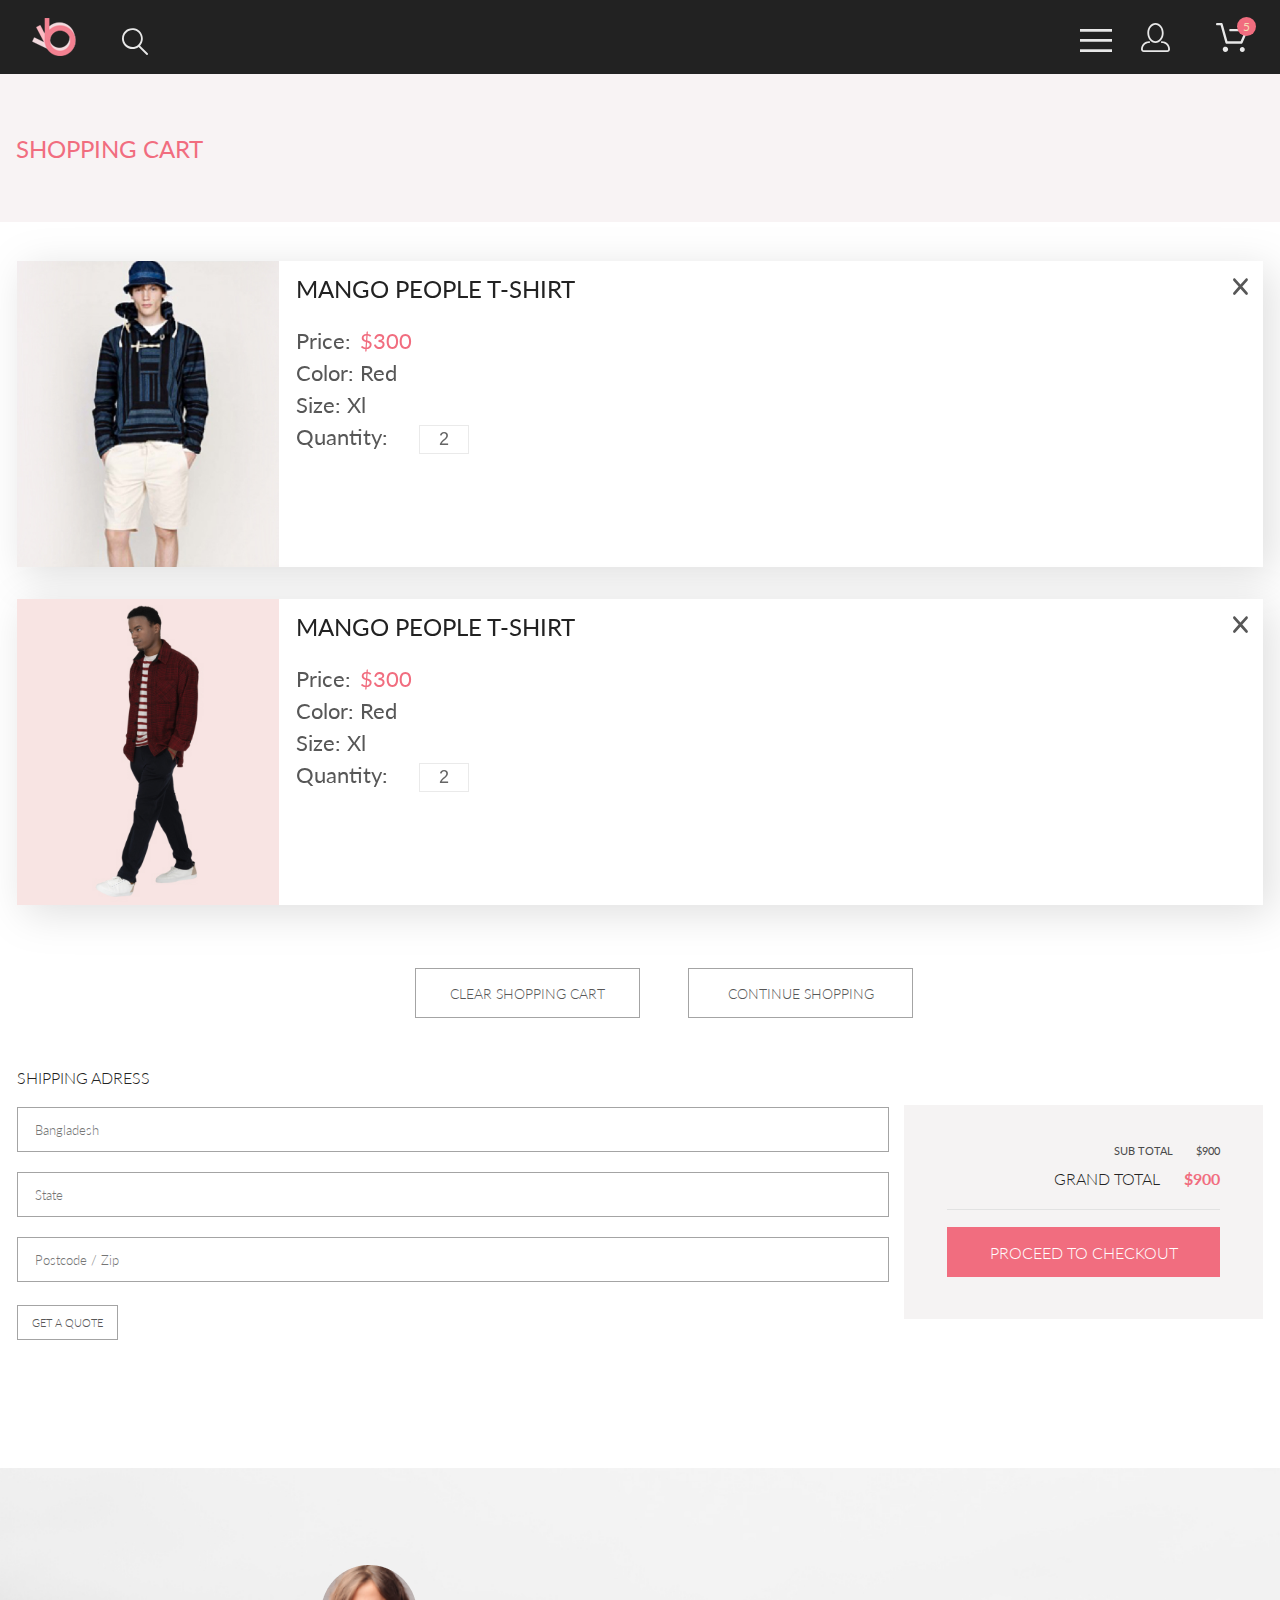
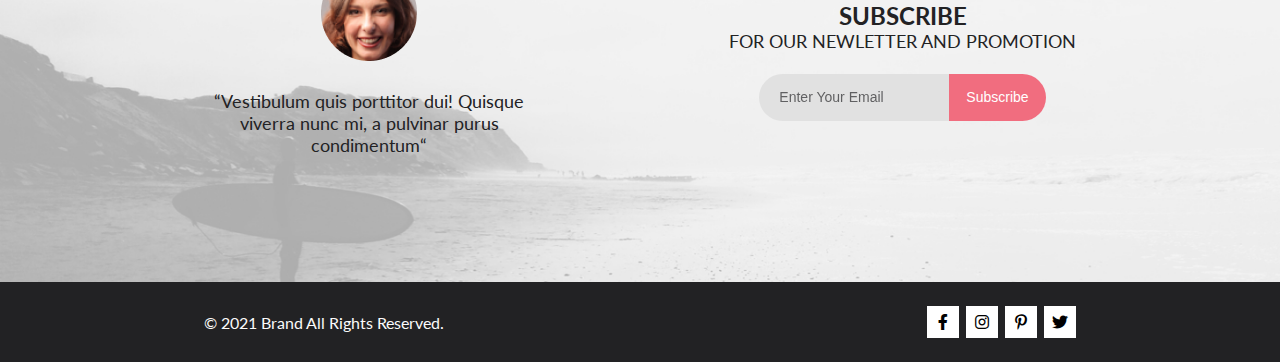
<file: cart.html>
<!DOCTYPE html>
<html lang="en">

<head>
    <meta charset="UTF-8">
    <meta http-equiv="X-UA-Compatible" content="IE=edge">
    <meta name="viewport" content="width=device-width, initial-scale=1.0">
    <title>Cart</title>
    <link rel="stylesheet" href="https://cdnjs.cloudflare.com/ajax/libs/font-awesome/6.0.0/css/all.min.css"
        integrity="sha512-9usAa10IRO0HhonpyAIVpjrylPvoDwiPUiKdWk5t3PyolY1cOd4DSE0Ga+ri4AuTroPR5aQvXU9xC6qOPnzFeg=="
        crossorigin="anonymous" referrerpolicy="no-referrer" />
    <link rel="stylesheet" href="styles/style.css">
</head>

<body>
    <div class="header">
        <div class="container">
            <div class="leftHeader">
                <img src="images/logo.png" alt="">
                <img class="searchIcon" src="images/search.svg" alt="">
            </div>
            <div class="rightHeader">
                <img src="images/menu.svg" alt="">
                <img class="userIcon" src="images/user.svg" alt="">
                <span class="cartIconWrap">
                    <img class="cartIcon" src="images/cart.svg" alt="">
                    <span>5</span>
                </span>
            </div>
        </div>
    </div>
    <div class="shopping">
        <div class="container">
            <h1>SHOPPING CART</h1>
        </div>
    </div>
    <div class="container cart">
        <div class="cartLeft">
            <div class="cartWrap">
                <div class="cartWrapInside">
                    <img class="cartImg" src="images/featured/3.jpg" alt="">
                    <div class="cartProduct">
                        <div class="cartProductName">MANGO PEOPLE T-SHIRT</div>
                        <div class="cartProductPrice">
                            Price: <span>$300</span>
                        </div>
                        <div class="cartProductColor">Color: Red</div>
                        <div class="cartProductSize">Size: Xl</div>
                        <div class="cartProductQuantity">
                            Quantity:
                            <input type="text" value="2">
                        </div>
                    </div>
                </div>
            </div>
            <div class="cartWrap">
                <div class="cartWrapInside">
                    <img class="cartImg" src="images/featured/7.jpg" alt="">
                    <div class="cartProduct">
                        <div class="cartProductName">MANGO PEOPLE T-SHIRT</div>
                        <div class="cartProductPrice">
                            Price: <span>$300</span>
                        </div>
                        <div class="cartProductColor">Color: Red</div>
                        <div class="cartProductSize">Size: Xl</div>
                        <div class="cartProductQuantity">
                            Quantity:
                            <input type="text" value="2">
                        </div>
                    </div>
                </div>
            </div>
            <div class="cartLeftButton">
                <button>CLEAR SHOPPING CART</button>
                <button>CONTINUE SHOPPING</button>
            </div>
        </div>
        <div class="cartRight">
            <form action="" class="cartRightForm">
                <div class="cartRightHeader">SHIPPING ADRESS</div>
                <input type="text" placeholder="Bangladesh">
                <input type="text" placeholder="State">
                <input type="text" placeholder="Postcode / Zip">
                <button>GET A QUOTE</button>
            </form>
            <div class="cartOrder">
                <div class="cartSubTotal">SUB TOTAL <span>$900</span></div>
                <div class="cartGrandTotal">GRAND TOTAL <span>$900</span></div>
                <hr>
                <button>PROCEED TO CHECKOUT</button>
            </div>
        </div>
    </div>
    <div class="subscribe cartSubscribe">
        <div class="container">
            <div class="subscribeLeft">
                <img src="images/subscribe.png" alt="">
                <div class="subscribeLeftText">“Vestibulum quis porttitor dui! Quisque viverra nunc mi, a pulvinar purus
                    condimentum“
                </div>
            </div>
            <div class="subscribeRight">
                <div class="subscribeRightTitle">SUBSCRIBE </div>
                <div class="subscribeRightText">FOR OUR NEWLETTER AND PROMOTION</div>
                <form action="" class="subscribeForm">
                    <input type="text" placeholder="Enter Your Email">
                    <button>Subscribe</button>
                </form>
            </div>
        </div>
    </div>
    <div class="footer">
        <div class="container">
            <div class="footerLeft">&copy; 2021 Brand All Rights Reserved.</div>
            <div class="footerRight">
                <a href=""><i class="fa-brands fa-facebook-f"></i></a>
                <a href=""><i class="fa-brands fa-instagram"></i></a>
                <a href=""><i class="fa-brands fa-pinterest-p"></i></a>
                <a href=""><i class="fa-brands fa-twitter"></i></a>
            </div>
        </div>
    </div>
</body>

</html>
</file>
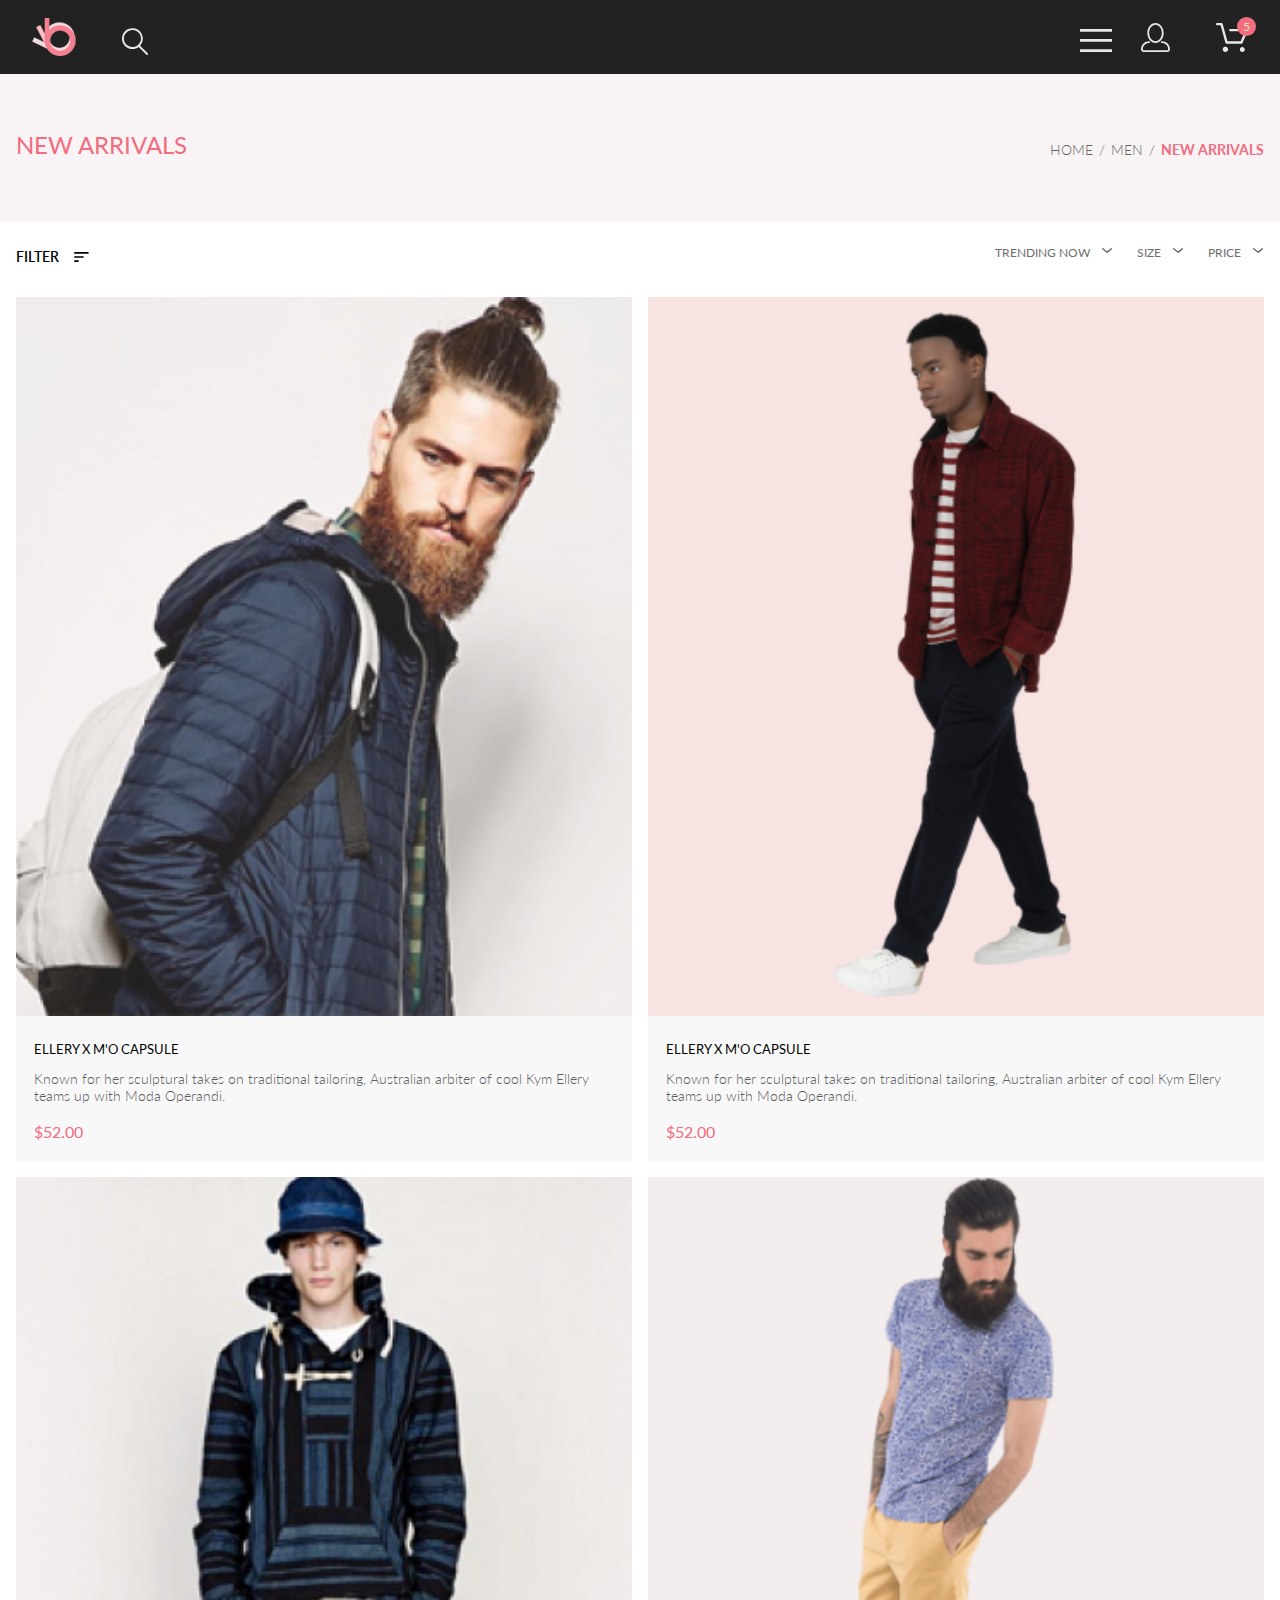
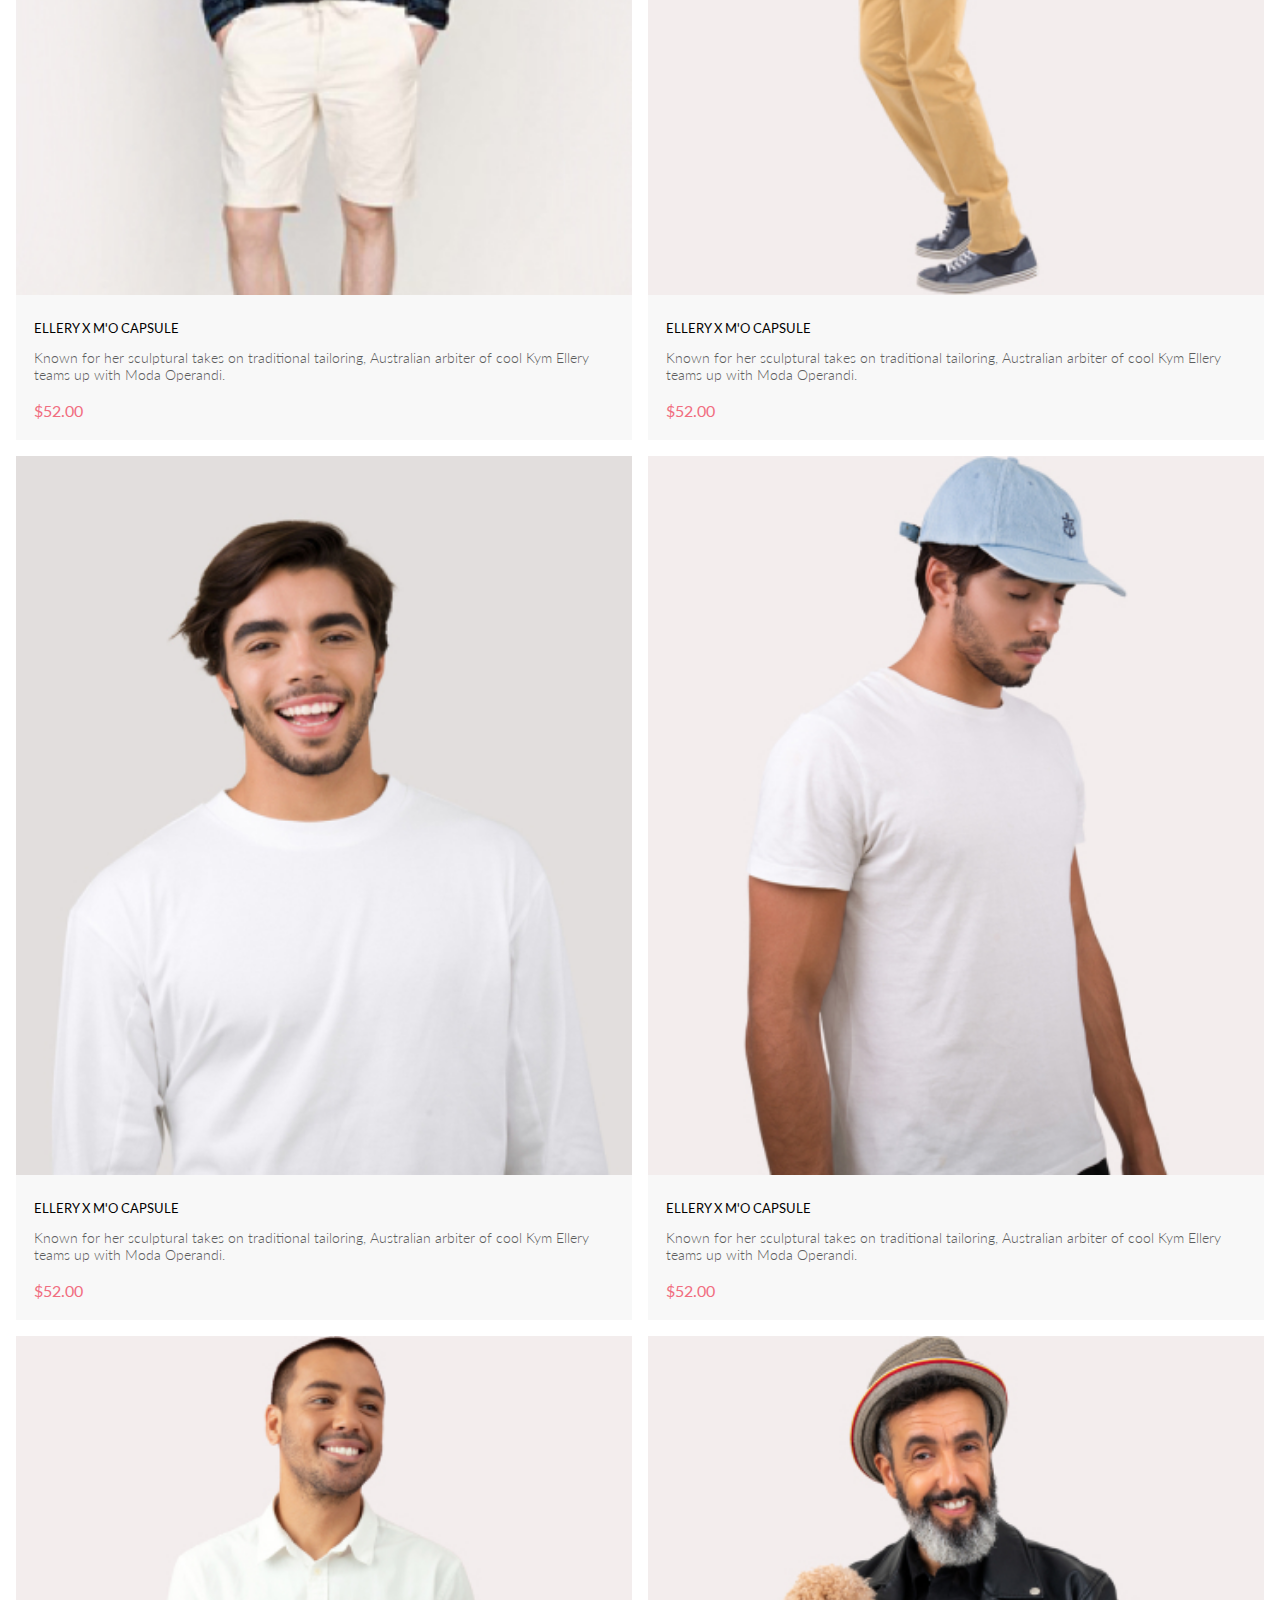
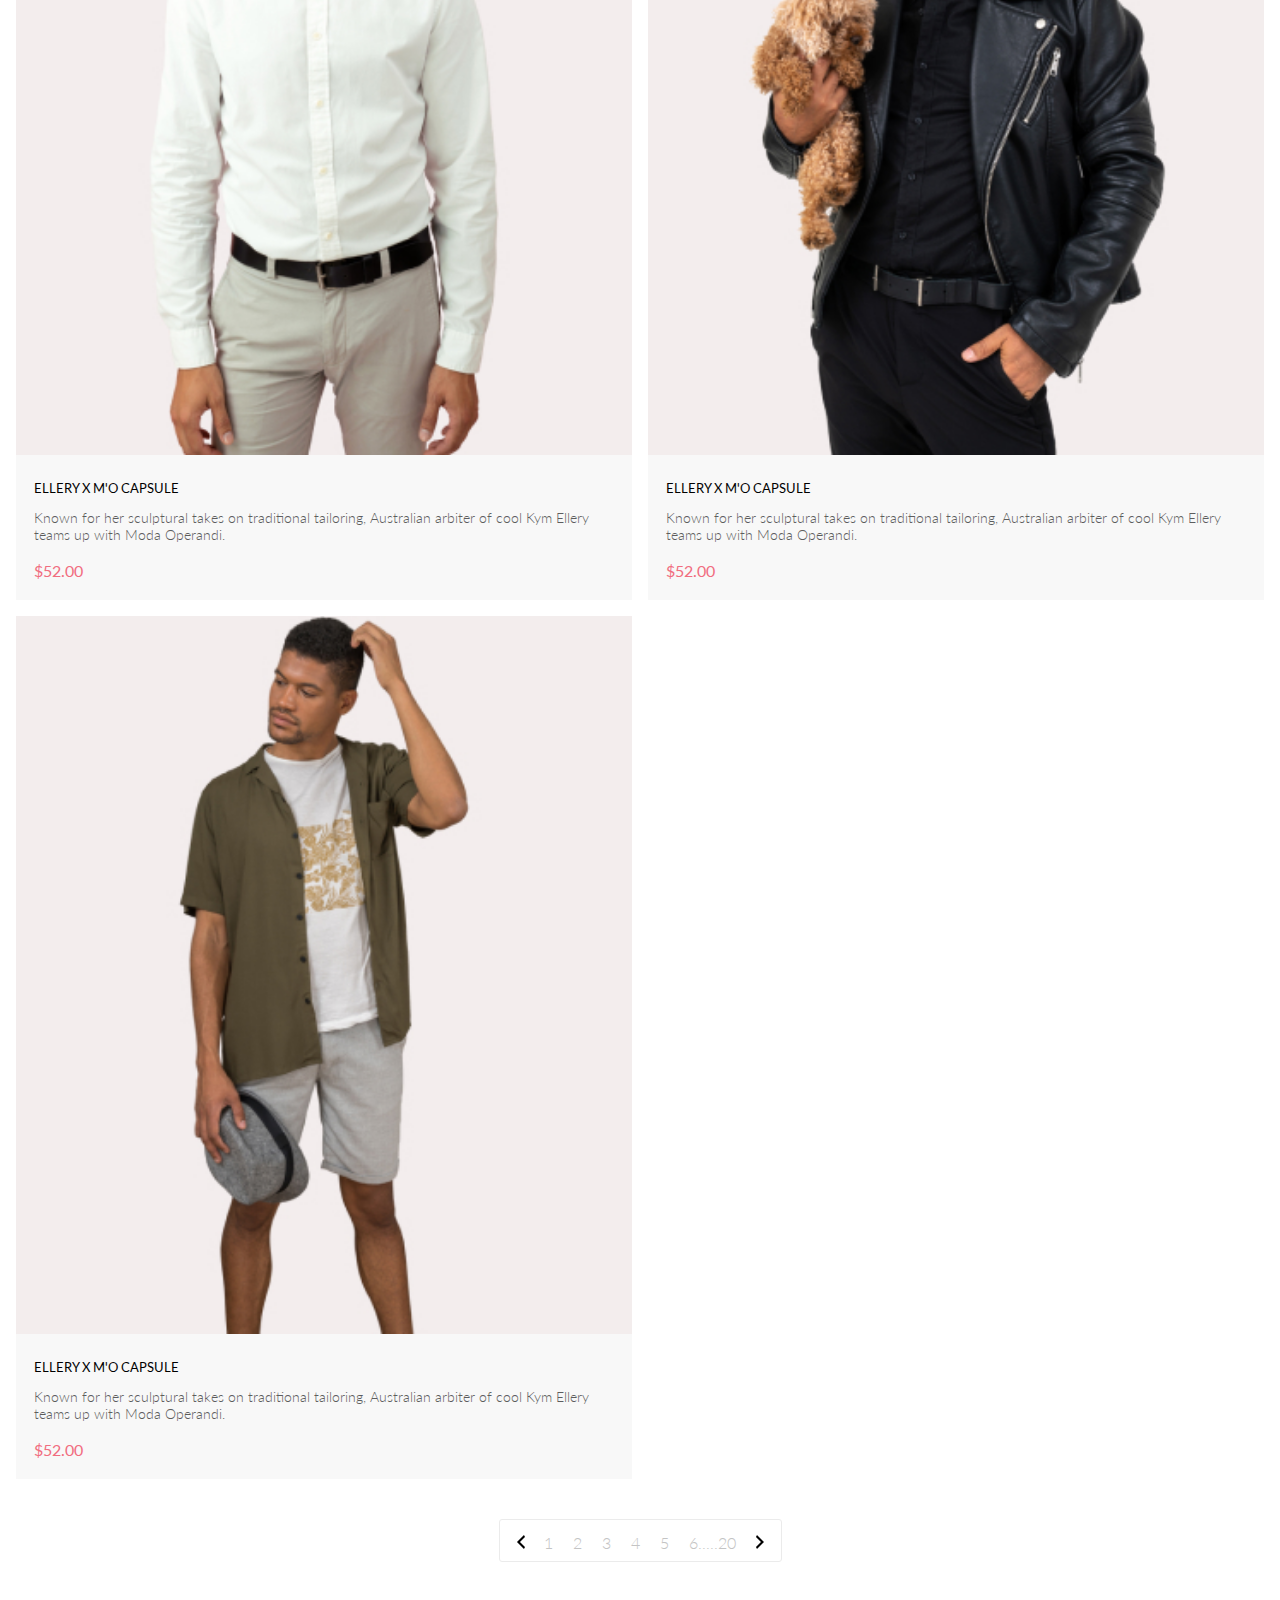
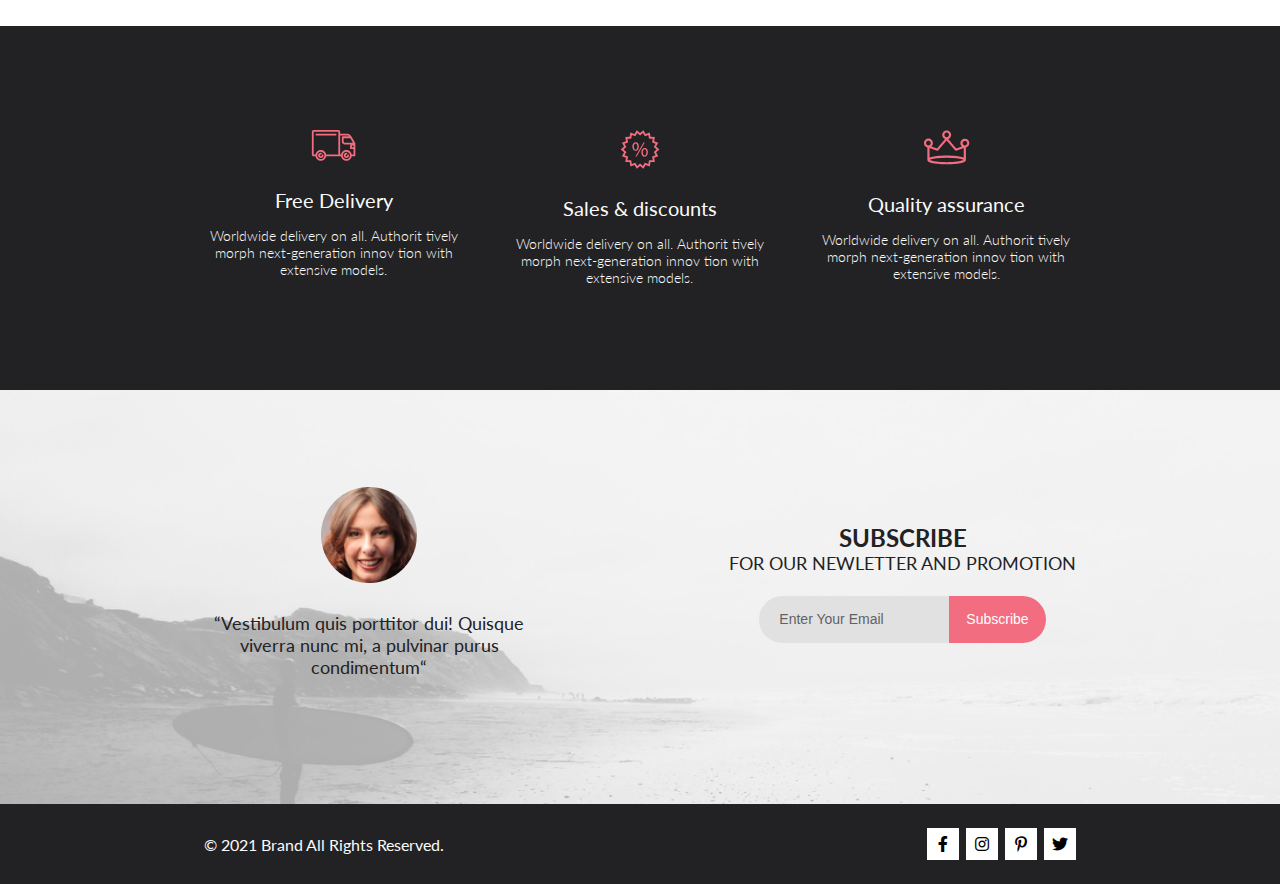
<file: catalog.html>
<!DOCTYPE html>
<html lang="en">

<head>
    <meta charset="UTF-8">
    <meta http-equiv="X-UA-Compatible" content="IE=edge">
    <meta name="viewport" content="width=device-width, initial-scale=1.0">
    <link rel="stylesheet" href="style.css">
    <link rel="stylesheet" href="https://cdnjs.cloudflare.com/ajax/libs/font-awesome/6.0.0/css/all.min.css"
        integrity="sha512-9usAa10IRO0HhonpyAIVpjrylPvoDwiPUiKdWk5t3PyolY1cOd4DSE0Ga+ri4AuTroPR5aQvXU9xC6qOPnzFeg=="
        crossorigin="anonymous" referrerpolicy="no-referrer" />
    <title>Catalog</title>
</head>

<body>
    <div class="header">
        <div class="container">
            <div class="leftHeader">
                <img src="images/logo.png" alt="">
                <img class="searchIcon" src="images/search.svg" alt="">
            </div>
            <div class="rightHeader">
                <img src="images/menu.svg" alt="">
                <img class="userIcon" src="images/user.svg" alt="">
                <span class="cartIconWrap">
                    <img class="cartIcon" src="images/cart.svg" alt="">
                    <span>5</span>
                </span>
            </div>
        </div>
    </div>
    <div class="newArrivals">
        <div class="container">
            <h1>NEW ARRIVALS</h1>
            <nav>
                <a href="#">HOME</a>
                <span>/</span>
                <a href="#">MEN</a>
                <span>/</span>
                <a href="#">NEW ARRIVALS</a>
            </nav>
        </div>
    </div>
    <div class="filters">
        <div class="container">
            <div class="filterLeft">
                <span class="filterLabel">FILTER</span>
                <img class="filterIcon" src="images/filter.svg" alt="">
                <div class="filterPopup hidden">
                    <nav class="filterCategory">
                        <div class="filterCategoryHeader">CATEGORY</div>
                        <div class="hidden">
                            <a href="#">Accessories</a>
                            <a href="#">Bags</a>
                            <a href="#">Denim</a>
                            <a href="#">Hoodies & Sweatshirts</a>
                            <a href="#">Jackets & Coats</a>
                            <a href="#">Polos</a>
                            <a href="#">Shirts</a>
                            <a href="#">Shoes</a>
                            <a href="#">Sweaters & Knits</a>
                            <a href="#">T-Shirts</a>
                            <a href="#">Tanks</a>
                        </div>
                    </nav>
                    <nav class="filterCategory">
                        <div class="filterCategoryHeader">BRAND</div>
                        <div class="hidden">
                            <a href="#">Accessories</a>
                            <a href="#">Bags</a>
                            <a href="#">Denim</a>
                            <a href="#">Hoodies & Sweatshirts</a>
                            <a href="#">Jackets & Coats</a>
                            <a href="#">Polos</a>
                            <a href="#">Shirts</a>
                            <a href="#">Shoes</a>
                            <a href="#">Sweaters & Knits</a>
                            <a href="#">T-Shirts</a>
                            <a href="#">Tanks</a>
                        </div>
                    </nav>
                    <nav class="filterCategory">
                        <div class="filterCategoryHeader">DESIGNER</div>
                        <div class="hidden">
                            <a href="#">Accessories</a>
                            <a href="#">Bags</a>
                            <a href="#">Denim</a>
                            <a href="#">Hoodies & Sweatshirts</a>
                            <a href="#">Jackets & Coats</a>
                            <a href="#">Polos</a>
                            <a href="#">Shirts</a>
                            <a href="#">Shoes</a>
                            <a href="#">Sweaters & Knits</a>
                            <a href="#">T-Shirts</a>
                            <a href="#">Tanks</a>
                        </div>
                    </nav>
                </div>
            </div>
            <div class="filterRight">
                <div class="filterRightTrending">
                    TRENDING NOW
                    <img src="images/filterArrow.svg" alt="">
                </div>
                <div class="filterRightSize">
                    <div class="filterSizeWrap">
                        SIZE
                        <img src="images/filterArrow.svg" alt="">
                    </div>
                    <div class="filterSizes hidden">
                        <div><input type="checkbox">XS</div>
                        <div><input type="checkbox">S</div>
                        <div><input type="checkbox">M</div>
                        <div><input type="checkbox">L</div>
                    </div>
                </div>
                <div class="filterRightPrice">
                    PRICE
                    <img src="images/filterArrow.svg" alt="">
                </div>
            </div>
        </div>
    </div>
    <div class="catalogMan container ">
        <div class="catalogManItems">
            <div class="catalogManItem">
                <img src="images/featured/1.jpg" alt="">
                <div class="catalogManWrap">
                    <div class="catalogManTitle">ELLERY X M'O CAPSULE</div>
                    <div class="catalogManText">Known for her sculptural takes on traditional tailoring, Australian
                        arbiter of cool Kym Ellery teams up with Moda Operandi.</div>
                    <div class="catalogManPrice">$52.00</div>
                </div>
            </div>
            <div class="catalogManItem">
                <img src="images/featured/7.jpg" alt="">
                <div class="catalogManWrap">
                    <div class="catalogManTitle">ELLERY X M'O CAPSULE</div>
                    <div class="catalogManText">Known for her sculptural takes on traditional tailoring, Australian
                        arbiter of cool Kym Ellery teams up with Moda Operandi.</div>
                    <div class="catalogManPrice">$52.00</div>
                </div>
            </div>
            <div class="catalogManItem">
                <img src="images/featured/3.jpg" alt="">
                <div class="catalogManWrap">
                    <div class="catalogManTitle">ELLERY X M'O CAPSULE</div>
                    <div class="catalogManText">Known for her sculptural takes on traditional tailoring, Australian
                        arbiter of cool Kym Ellery teams up with Moda Operandi.</div>
                    <div class="catalogManPrice">$52.00</div>
                </div>
            </div>
            <div class="catalogManItem">
                <img src="images/featured/4.jpg" alt="">
                <div class="catalogManWrap">
                    <div class="catalogManTitle">ELLERY X M'O CAPSULE</div>
                    <div class="catalogManText">Known for her sculptural takes on traditional tailoring, Australian
                        arbiter of cool Kym Ellery teams up with Moda Operandi.</div>
                    <div class="catalogManPrice">$52.00</div>
                </div>
            </div>
            <div class="catalogManItem">
                <img src="images/featured/8.jpg" alt="">
                <div class="catalogManWrap">
                    <div class="catalogManTitle">ELLERY X M'O CAPSULE</div>
                    <div class="catalogManText">Known for her sculptural takes on traditional tailoring, Australian
                        arbiter of cool Kym Ellery teams up with Moda Operandi.</div>
                    <div class="catalogManPrice">$52.00</div>
                </div>
            </div>
            <div class="catalogManItem">
                <img src="images/featured/9.jpg" alt="">
                <div class="catalogManWrap">
                    <div class="catalogManTitle">ELLERY X M'O CAPSULE</div>
                    <div class="catalogManText">Known for her sculptural takes on traditional tailoring, Australian
                        arbiter of cool Kym Ellery teams up with Moda Operandi.</div>
                    <div class="catalogManPrice">$52.00</div>
                </div>
            </div>
            <div class="catalogManItem">
                <img src="images/featured/10.jpg" alt="">
                <div class="catalogManWrap">
                    <div class="catalogManTitle">ELLERY X M'O CAPSULE</div>
                    <div class="catalogManText">Known for her sculptural takes on traditional tailoring, Australian
                        arbiter of cool Kym Ellery teams up with Moda Operandi.</div>
                    <div class="catalogManPrice">$52.00</div>
                </div>
            </div>
            <div class="catalogManItem">
                <img src="images/featured/11.jpg" alt="">
                <div class="catalogManWrap">
                    <div class="catalogManTitle">ELLERY X M'O CAPSULE</div>
                    <div class="catalogManText">Known for her sculptural takes on traditional tailoring, Australian
                        arbiter of cool Kym Ellery teams up with Moda Operandi.</div>
                    <div class="catalogManPrice">$52.00</div>
                </div>
            </div>
            <div class="catalogManItem">
                <img src="images/featured/12.jpg" alt="">
                <div class="catalogManWrap">
                    <div class="catalogManTitle">ELLERY X M'O CAPSULE</div>
                    <div class="catalogManText">Known for her sculptural takes on traditional tailoring, Australian
                        arbiter of cool Kym Ellery teams up with Moda Operandi.</div>
                    <div class="catalogManPrice">$52.00</div>
                </div>
            </div>
        </div>
        <div class="pagination">
            <a href="#">
                <img src="images/chevronLeft.svg" alt="">
            </a>
            <a href="#">1</a>
            <a href="#">2</a>
            <a href="#">3</a>
            <a href="#">4</a>
            <a href="#">5</a>
            <a href="#">6.....20</a>
            <a href="#">
                <img src="images/chevronRight.svg" alt="">
            </a>
        </div>
    </div>
    <div class="services">
        <div class="container">
            <div class="servicesProposal">
                <img src="images/delivery.svg" alt="">
                <div class="servicesName">Free Delivery</div>
                <div class="servicesText">Worldwide delivery on all. Authorit tively morph next-generation innov tion
                    with
                    extensive models.</div>
            </div>
            <div class="servicesProposal">
                <img src="images/discount.svg" alt="">
                <div class="servicesName">Sales & discounts</div>
                <div class="servicesText">Worldwide delivery on all. Authorit tively morph next-generation innov tion
                    with
                    extensive models.</div>
            </div>
            <div class="servicesProposal">
                <img src="images/quality.svg" alt="">
                <div class="servicesName">Quality assurance</div>
                <div class="servicesText">Worldwide delivery on all. Authorit tively morph next-generation innov tion
                    with
                    extensive models.</div>
            </div>
        </div>

    </div>
    <div class="subscribe">
        <div class="container">
            <div class="subscribeLeft">
                <img src="images/subscribe.png" alt="">
                <div class="subscribeLeftText">“Vestibulum quis porttitor dui! Quisque viverra nunc mi, a pulvinar purus
                    condimentum“
                </div>
            </div>
            <div class="subscribeRight">
                <div class="subscribeRightTitle">SUBSCRIBE </div>
                <div class="subscribeRightText">FOR OUR NEWLETTER AND PROMOTION</div>
                <form action="" class="subscribeForm">
                    <input type="text" placeholder="Enter Your Email">
                    <button>Subscribe</button>
                </form>
            </div>
        </div>
    </div>
    <div class="footer">
        <div class="container">
            <div class="footerLeft">&copy; 2021 Brand All Rights Reserved.</div>
            <div class="footerRight">
                <a href=""><i class="fa-brands fa-facebook-f"></i></a>
                <a href=""><i class="fa-brands fa-instagram"></i></a>
                <a href=""><i class="fa-brands fa-pinterest-p"></i></a>
                <a href=""><i class="fa-brands fa-twitter"></i></a>
            </div>
        </div>
    </div>
    <script src="app.js"></script>
</body>

</html>
</file>
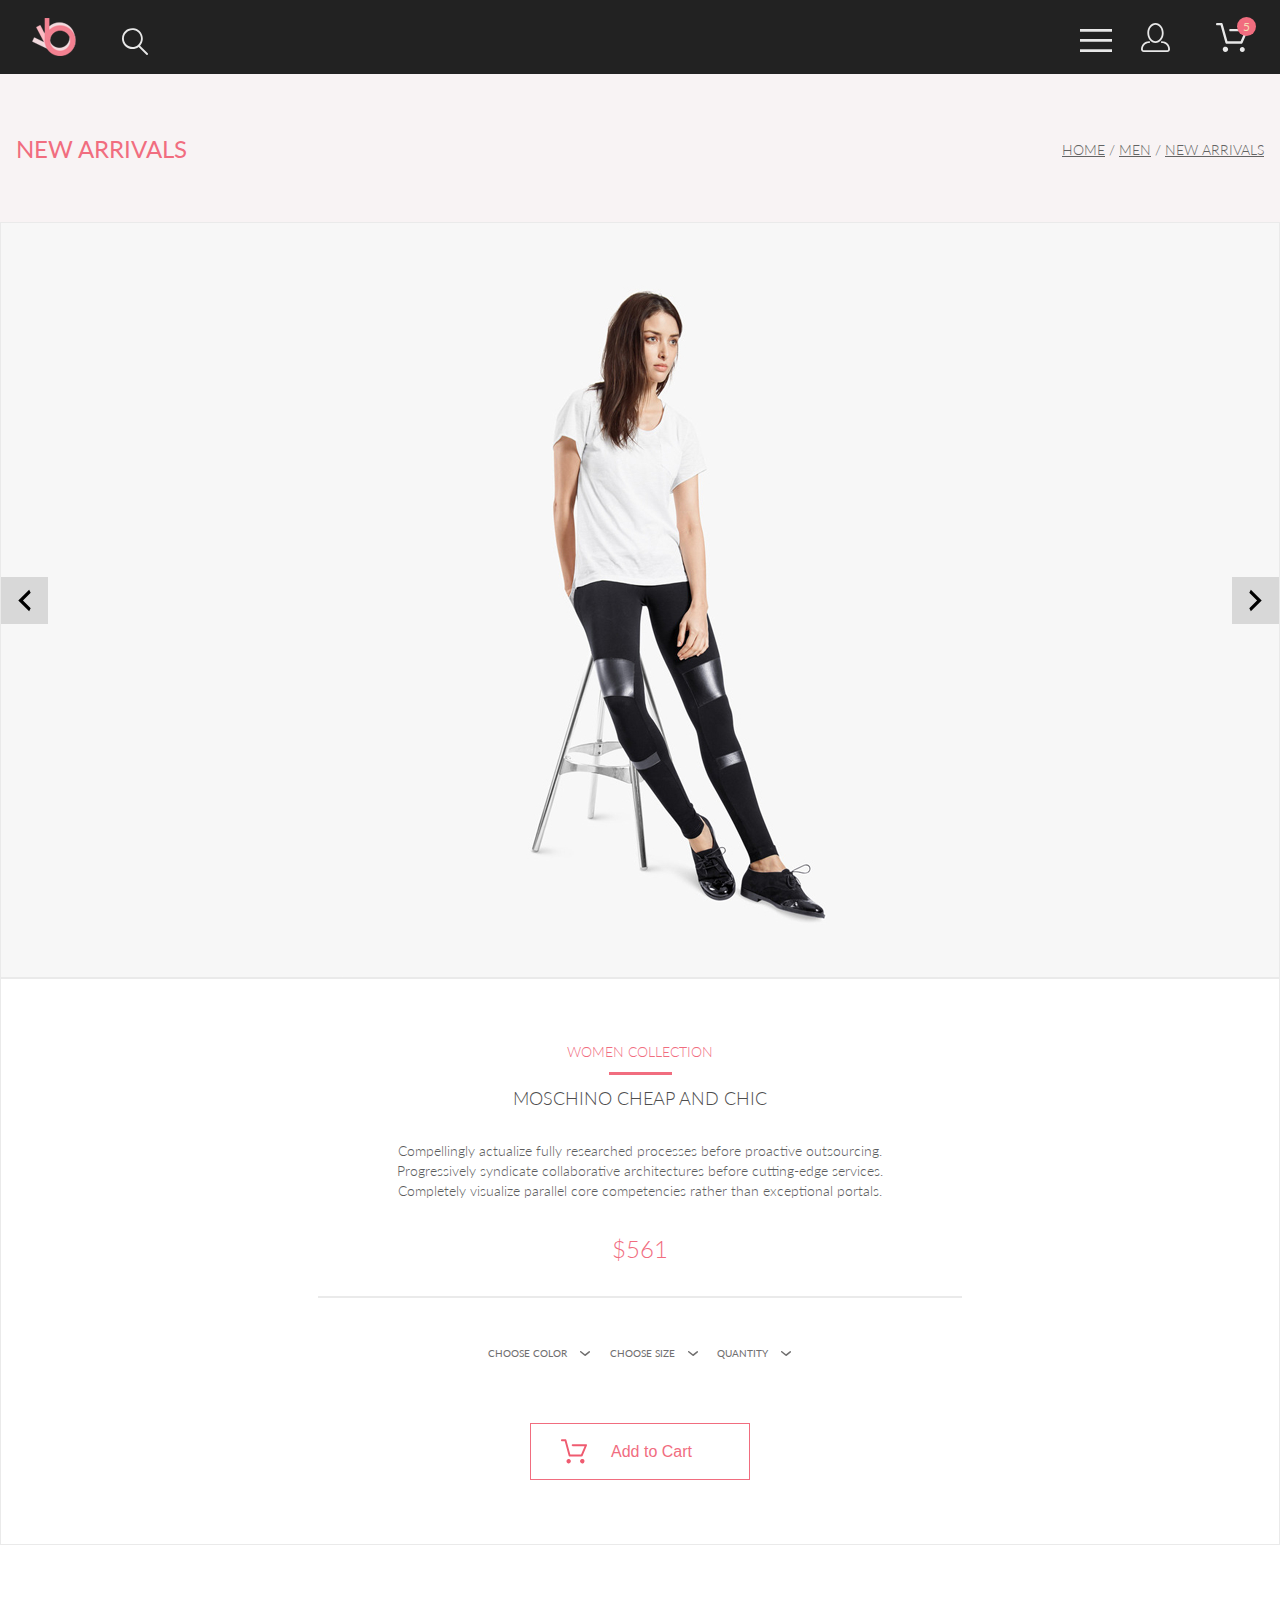
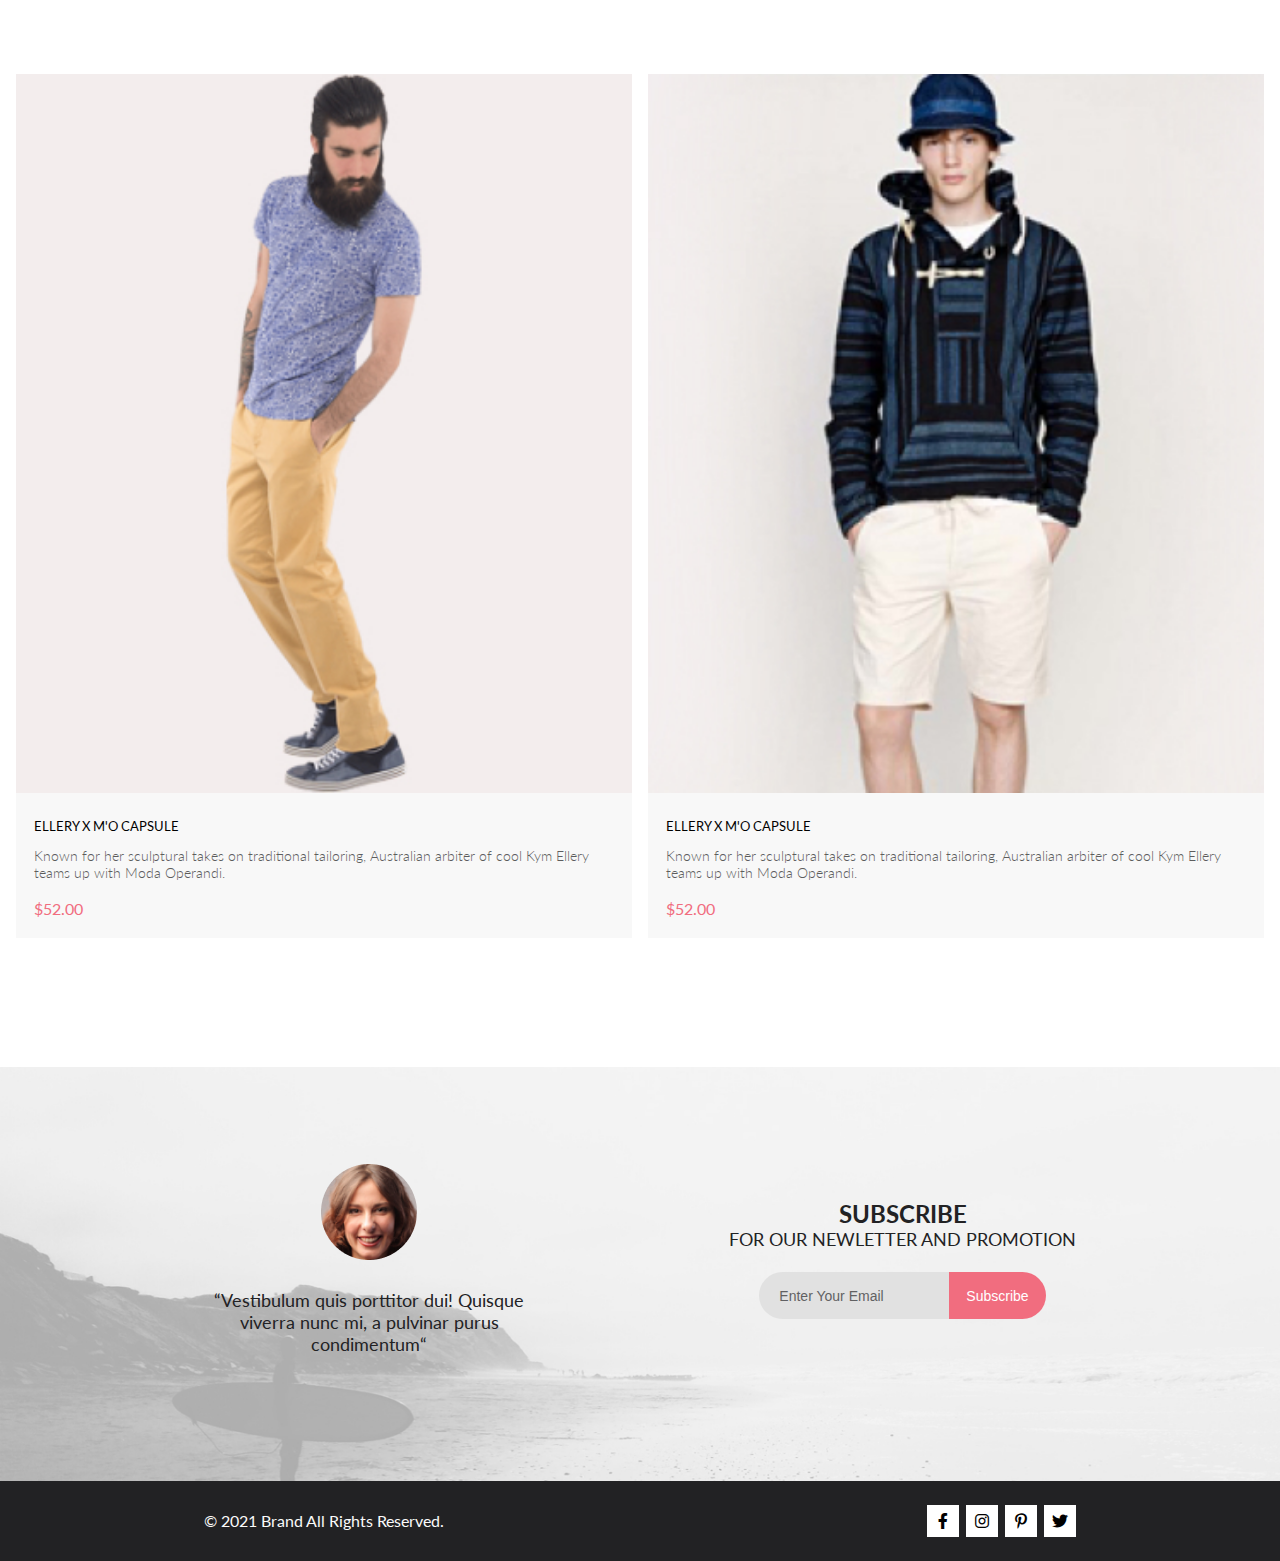
<file: product.html>
<!DOCTYPE html>
<html lang="en">

<head>
    <meta charset="UTF-8">
    <meta http-equiv="X-UA-Compatible" content="IE=edge">
    <meta name="viewport" content="width=device-width, initial-scale=1.0">
    <title>Product</title>
    <link rel="stylesheet" href="https://cdnjs.cloudflare.com/ajax/libs/font-awesome/6.0.0/css/all.min.css"
        integrity="sha512-9usAa10IRO0HhonpyAIVpjrylPvoDwiPUiKdWk5t3PyolY1cOd4DSE0Ga+ri4AuTroPR5aQvXU9xC6qOPnzFeg=="
        crossorigin="anonymous" referrerpolicy="no-referrer" />
    <link rel="stylesheet" href="styles/style.css">
</head>

<body>
    <div class="header">
        <div class="container">
            <div class="leftHeader">
                <img src="images/logo.png" alt="">
                <img class="searchIcon" src="images/search.svg" alt="">
            </div>
            <div class="rightHeader">
                <img src="images/menu.svg" alt="">
                <img class="userIcon" src="images/user.svg" alt="">
                <span class="cartIconWrap">
                    <img class="cartIcon" src="images/cart.svg" alt="">
                    <span>5</span>
                </span>
            </div>
        </div>
    </div>
    <div class="newArrivals">
        <div class="container">
            <h1>NEW ARRIVALS</h1>
            <nav>
                <a href="#">HOME</a>
                <span>/</span>
                <a href="#">MEN</a>
                <span>/</span>
                <a href="#">NEW ARRIVALS</a>
            </nav>
        </div>
    </div>
    <div class="slider">
        <div class="sliderLeftArrow"></div>
        <img class="sliderImage" src="images/sliderGirl.jpg" alt="">
        <div class="sliderRightArrow"></div>
    </div>
    <div class="container collection">
        <div class="collectionIside">
            <h2 class="collectionTitle">WOMEN COLLECTION</h2>
            <div class="collectionDividerPink"></div>
            <div class="collectionDesc">MOSCHINO CHEAP AND CHIC</div>
            <div class="collectionText">
                Compellingly actualize fully researched processes before proactive outsourcing. Progressively syndicate
                collaborative architectures before cutting-edge services. Completely visualize parallel core
                competencies rather than exceptional portals.
            </div>
            <div class="collectionPrice">$561</div>
            <div class="collectionDividerGrey"></div>
            <div class="collectionSize">
                <span>
                    CHOOSE COLOR
                    <img src="images/filterArrow.svg" alt="">
                </span>
                <span>
                    CHOOSE SIZE
                    <img src="images/filterArrow.svg" alt="">
                </span>
                <span>
                    QUANTITY
                    <img src="images/filterArrow.svg" alt="">
                </span>
            </div>
            <button>
                <img src="images/cartPink.svg" alt="">
                Add to Cart
            </button>
        </div>
    </div>
    <div class="catalogMan container ">
        <div class="catalogManItems">
            <div class="catalogManItem">
                <img src="images/featured/4.jpg" alt="">
                <div class="catalogManWrap">
                    <div class="catalogManTitle">ELLERY X M'O CAPSULE</div>
                    <div class="catalogManText">Known for her sculptural takes on traditional tailoring, Australian
                        arbiter of cool Kym Ellery teams up with Moda Operandi.</div>
                    <div class="catalogManPrice">$52.00</div>
                </div>
            </div>
            <div class="catalogManItem">
                <img src="images/featured/3.jpg" alt="">
                <div class="catalogManWrap">
                    <div class="catalogManTitle">ELLERY X M'O CAPSULE</div>
                    <div class="catalogManText">Known for her sculptural takes on traditional tailoring, Australian
                        arbiter of cool Kym Ellery teams up with Moda Operandi.</div>
                    <div class="catalogManPrice">$52.00</div>
                </div>
            </div>
            <div class="catalogManItem">
                <img src="images/featured/6.jpg" alt="">
                <div class="catalogManWrap">
                    <div class="catalogManTitle">ELLERY X M'O CAPSULE</div>
                    <div class="catalogManText">Known for her sculptural takes on traditional tailoring, Australian
                        arbiter of cool Kym Ellery teams up with Moda Operandi.</div>
                    <div class="catalogManPrice">$52.00</div>
                </div>
            </div>

        </div>
    </div>
    <div class="subscribe subscribeTop">
        <div class="container">
            <div class="subscribeLeft">
                <img src="images/subscribe.png" alt="">
                <div class="subscribeLeftText">“Vestibulum quis porttitor dui! Quisque viverra nunc mi, a pulvinar purus
                    condimentum“
                </div>
            </div>
            <div class="subscribeRight">
                <div class="subscribeRightTitle">SUBSCRIBE </div>
                <div class="subscribeRightText">FOR OUR NEWLETTER AND PROMOTION</div>
                <form action="" class="subscribeForm">
                    <input type="text" placeholder="Enter Your Email">
                    <button>Subscribe</button>
                </form>
            </div>
        </div>
    </div>
    <div class="footer">
        <div class="container">
            <div class="footerLeft">&copy; 2021 Brand All Rights Reserved.</div>
            <div class="footerRight">
                <a href=""><i class="fa-brands fa-facebook-f"></i></a>
                <a href=""><i class="fa-brands fa-instagram"></i></a>
                <a href=""><i class="fa-brands fa-pinterest-p"></i></a>
                <a href=""><i class="fa-brands fa-twitter"></i></a>
            </div>
        </div>
    </div>
</body>

</html>
</file>
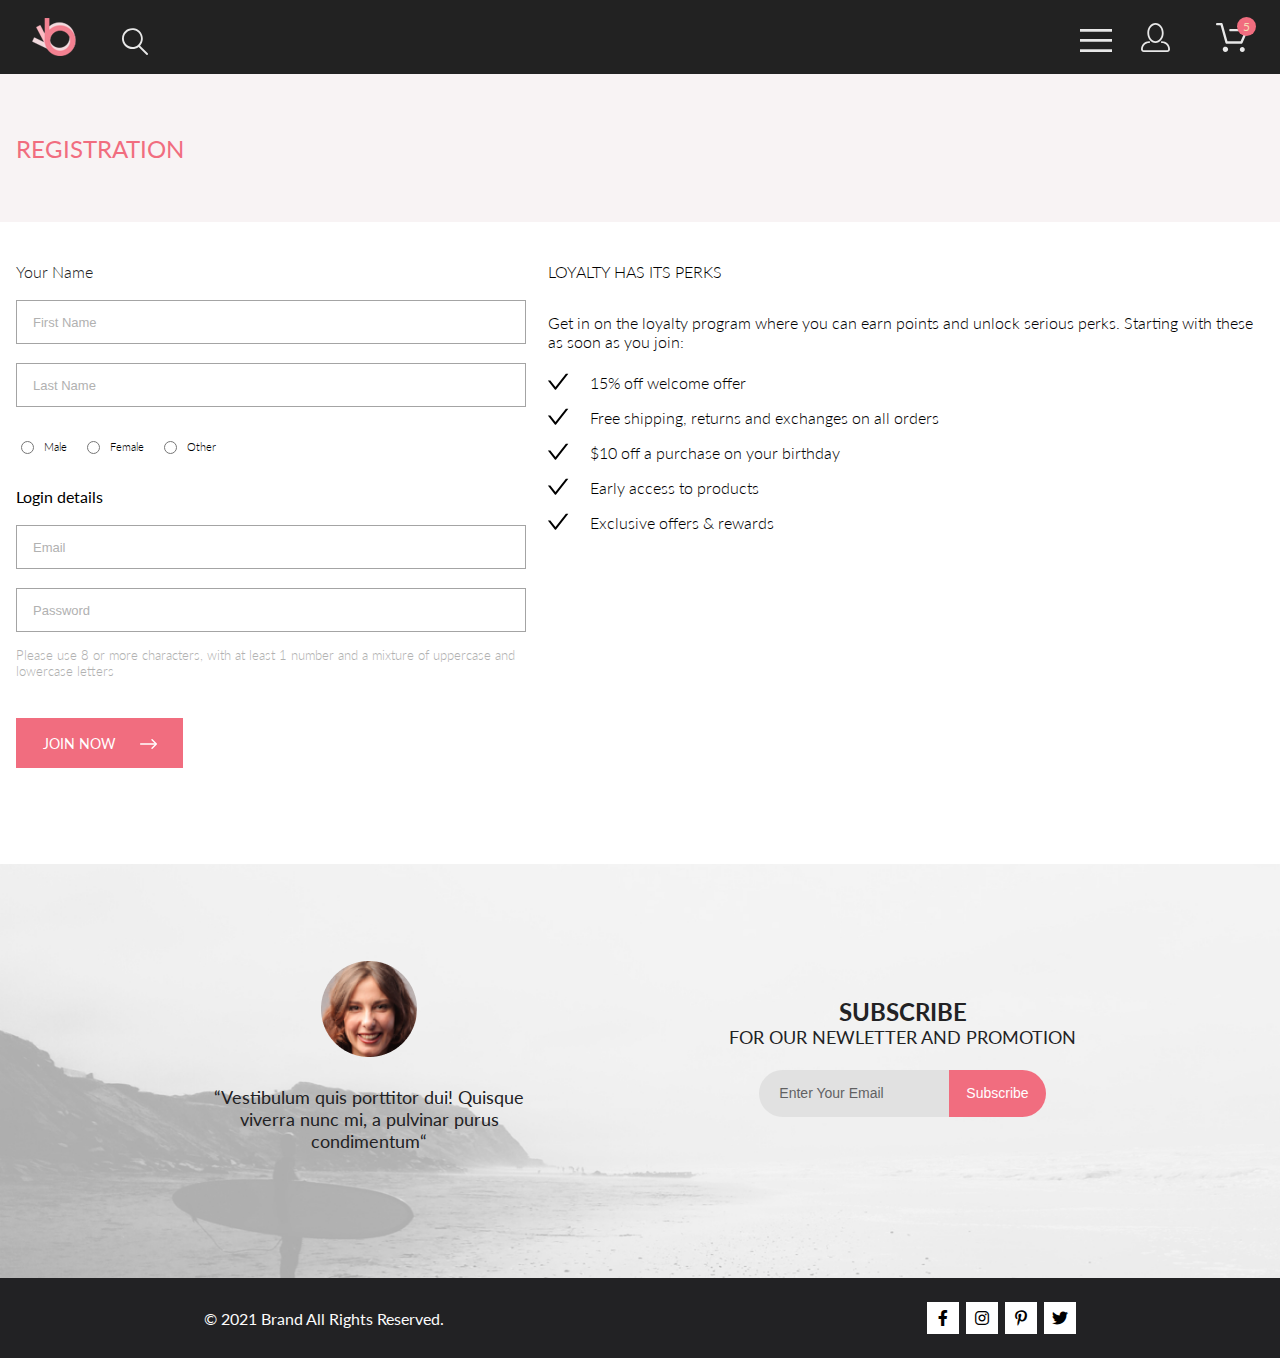
<file: registration.html>
<!DOCTYPE html>
<html lang="en">

<head>
    <meta charset="UTF-8">
    <meta http-equiv="X-UA-Compatible" content="IE=edge">
    <meta name="viewport" content="width=device-width, initial-scale=1.0">
    <title>Registration</title>
    <link rel="stylesheet" href="https://cdnjs.cloudflare.com/ajax/libs/font-awesome/6.0.0/css/all.min.css"
        integrity="sha512-9usAa10IRO0HhonpyAIVpjrylPvoDwiPUiKdWk5t3PyolY1cOd4DSE0Ga+ri4AuTroPR5aQvXU9xC6qOPnzFeg=="
        crossorigin="anonymous" referrerpolicy="no-referrer" />
    <link rel="stylesheet" href="styles/style.css">
</head>
<div class="header">
    <div class="container">
        <div class="leftHeader">
            <img src="images/logo.png" alt="">
            <img class="searchIcon" src="images/search.svg" alt="">
        </div>
        <div class="rightHeader">
            <img src="images/menu.svg" alt="">
            <img class="userIcon" src="images/user.svg" alt="">
            <span class="cartIconWrap">
                <img class="cartIcon" src="images/cart.svg" alt="">
                <span>5</span>
            </span>
        </div>
    </div>
</div>
<div class="shopping">
    <div class="container">
        <h1>REGISTRATION</h1>
    </div>
</div>
<div class="container registration">
    <div class="registrationLeft">
        <div class="registrationName">Your Name</div>
        <input class="registrationInput" type="text" placeholder="First Name">
        <input class="registrationInput" type="text" placeholder="Last Name">

        <div class="registrationGender">
            <input type="radio" name="gender" value="male"> Male
            <input type="radio" name="gender" value="female"> Female
            <input type="radio" name="gender" value="Other"> Other
        </div>

        <div class="Login">Login details</div>
        <input class="registrationInput" type="email" placeholder="Email">
        <input class="registrationInput" type="password" placeholder="Password">
        <div class="registrationText">
            Please use 8 or more characters, with at least 1 number and a mixture of uppercase and lowercase letters
        </div>

        <button class="registrationButton">
            JOIN NOW
            <img src="images/joinArrow.svg" alt="">
        </button>
    </div>
    <div class="registrationRight">
        <div class="registrationRightTitle">LOYALTY HAS ITS PERKS</div>
        <div class="registrationRightText">
            Get in on the loyalty program where you can earn points and unlock serious perks. Starting with these as
            soon as you join:
        </div>
        <ul class="registrationRightList">
            <li>15% off welcome offer</li>
            <li>Free shipping, returns and exchanges on all orders</li>
            <li>$10 off a purchase on your birthday</li>
            <li>Early access to products</li>
            <li>Exclusive offers & rewards</li>
        </ul>
    </div>
</div>
<div class="subscribe">
    <div class="container">
        <div class="subscribeLeft">
            <img src="images/subscribe.png" alt="">
            <div class="subscribeLeftText">“Vestibulum quis porttitor dui! Quisque viverra nunc mi, a pulvinar purus
                condimentum“
            </div>
        </div>
        <div class="subscribeRight">
            <div class="subscribeRightTitle">SUBSCRIBE </div>
            <div class="subscribeRightText">FOR OUR NEWLETTER AND PROMOTION</div>
            <form action="" class="subscribeForm">
                <input type="text" placeholder="Enter Your Email">
                <button>Subscribe</button>
            </form>
        </div>
    </div>
</div>
<div class="footer">
    <div class="container">
        <div class="footerLeft">&copy; 2021 Brand All Rights Reserved.</div>
        <div class="footerRight">
            <a href=""><i class="fa-brands fa-facebook-f"></i></a>
            <a href=""><i class="fa-brands fa-instagram"></i></a>
            <a href=""><i class="fa-brands fa-pinterest-p"></i></a>
            <a href=""><i class="fa-brands fa-twitter"></i></a>
        </div>
    </div>
</div>

<body>

</body>

</html>
</file>
<file: styles/style.css>
@charset "UTF-8";
@import url("https://fonts.googleapis.com/css2?family=Lato:ital,wght@0,400;1,300;1,700;1,900&display=swap");
body {
  margin: 0;
  font-family: lato, sans-serif;
}

.header {
  background: #222222;
  height: 74px;
  padding: 18px 16px;
  -webkit-box-sizing: border-box;
          box-sizing: border-box;
  /*чтобы пайденги были вжаты внутрь */
}

@media (min-width: 768px) {
  .header {
    padding-left: 32px;
    padding-right: 32px;
  }
}

.header .container {
  display: -webkit-box;
  display: -ms-flexbox;
  display: flex;
  -webkit-box-pack: justify;
      -ms-flex-pack: justify;
          justify-content: space-between;
  -webkit-box-align: center;
      -ms-flex-align: center;
          align-items: center;
}

.header .userIcon,
.header .cartIconWrap {
  display: none;
}

@media (min-width: 768px) {
  .header .userIcon,
  .header .cartIconWrap {
    display: inline;
  }
}

.header .userIcon {
  margin-left: 25px;
  margin-right: 42px;
}

.header .searchIcon {
  margin-left: 41px;
}

.header .cartIconWrap {
  position: relative;
}

.header .cartIconWrap span {
  display: inline-block;
  width: 19px;
  height: 19px;
  color: wheat;
  background: #F16D7F;
  border-radius: 50%;
  position: absolute;
  text-align: center;
  right: -8px;
  top: -19px;
  font-size: 12px;
  line-height: 19px;
}

@media (min-width: 1600px) {
  .container {
    margin: 0 auto;
    width: 1140px;
  }
}

.newArrivals {
  background: #f8f3f4;
  min-height: 148px;
}

.newArrivals h1 {
  margin: 24px 0 32px;
  font-weight: normal;
  font-size: 24px;
  line-height: 29px;
  color: #F16D7F;
}

@media (min-width: 768px) {
  .newArrivals h1 {
    margin: 0;
  }
}

.newArrivals .container {
  display: -webkit-box;
  display: -ms-flexbox;
  display: flex;
  -webkit-box-orient: vertical;
  -webkit-box-direction: normal;
      -ms-flex-direction: column;
          flex-direction: column;
  -webkit-box-align: center;
      -ms-flex-align: center;
          align-items: center;
  min-height: inherit;
}

@media (min-width: 768px) {
  .newArrivals .container {
    -webkit-box-orient: horizontal;
    -webkit-box-direction: normal;
        -ms-flex-direction: row;
            flex-direction: row;
    -webkit-box-pack: justify;
        -ms-flex-pack: justify;
            justify-content: space-between;
  }
}

@media (min-width: 768px) and (max-width: 1599px) {
  .newArrivals .container {
    padding: 0 16px;
  }
}

.newArrivals nav a,
.newArrivals nav span {
  font-weight: 300;
  font-size: 14px;
  color: #636363;
  line-height: 17px;
}

.newArrivals nav a a,
.newArrivals nav span a {
  text-decoration: none;
}

.newArrivals nav a a:last-of-type,
.newArrivals nav span a:last-of-type {
  font-weight: bold;
  font-size: 14px;
  line-height: 17px;
  color: #F16D7F;
}

.newArrivals nav a span,
.newArrivals nav span span {
  margin: 0 2px;
}

.slider {
  min-height: 624px;
  border: 1px solid #eaeaea;
  background: #f7f7f7;
  position: relative;
}

@media (min-width: 1600px) {
  .slider {
    min-height: 777px;
  }
}

.slider .sliderImage {
  max-width: 100%;
  -o-object-fit: cover;
     object-fit: cover;
  margin-top: 85px;
  /*margin-bottom: 85px;*/
  margin-left: auto;
  margin-right: auto;
  display: block;
}

@media (min-width: 768px) {
  .slider .sliderImage {
    margin-top: 30px;
  }
}

@media (min-width: 1600px) {
  .slider .sliderImage {
    margin-top: 11px;
  }
}

.slider .sliderLeftArrow,
.slider .sliderRightArrow {
  width: 47px;
  height: 47px;
  background-color: rgba(42, 42, 42, 0.15);
  background-repeat: no-repeat;
  background-position: center center;
  position: absolute;
  top: calc(50% - 47px / 2);
  cursor: pointer;
}

.slider .sliderLeftArrow {
  left: 0;
  background-image: url(../images/leftArrow.svg);
}

.slider .sliderLeftArrow:hover {
  background-image: url(../images/leftRedArrow.svg);
}

.slider .sliderRightArrow {
  right: 0;
  background-image: url(../images/rightArrow.svg);
}

.slider .sliderRightArrow:hover {
  background-image: url(../images/rightRedArrow.svg);
}

/* start collection */
.collection {
  padding: 64px 24px;
  border: 1px solid #eaeaea;
  margin-bottom: 64px;
  background: white;
}

@media (min-width: 768px) {
  .collection {
    margin-bottom: 129px;
  }
}

@media (min-width: 1600px) {
  .collection {
    margin-top: -64px;
    position: relative;
    padding-left: 0;
    padding-right: 0;
  }
}

.collection .collectionTitle {
  font-weight: 300;
  font-size: 14px;
  line-height: 17px;
  color: #F16D7F;
  margin-top: 0;
  margin-bottom: 12px;
  text-align: center;
}

.collection .collectionDividerPink {
  background: #F16D7F;
  width: 63px;
  height: 3px;
  margin: 0 auto 12px;
}

.collection .collectionDesc {
  font-weight: 300;
  font-size: 18px;
  line-height: 22px;
  color: #4d4d4d;
  text-align: center;
  margin-bottom: 32px;
}

.collection .collectionText {
  font-weight: 300;
  font-size: 14px;
  line-height: 143.1%;
  text-align: center;
  color: #5e5e5e;
  margin-bottom: 32px;
  max-width: 326px;
  margin-left: auto;
  margin-right: auto;
}

@media (min-width: 768px) {
  .collection .collectionText {
    max-width: 555px;
  }
}

.collection .collectionPrice {
  font-weight: 300;
  font-size: 24px;
  line-height: 130%;
  color: #F16D7F;
  text-align: center;
  margin-bottom: 32px;
}

.collection .collectionDividerGrey {
  width: 175px;
  border: 1px solid #eaeaea;
  margin: 0 auto 49px;
}

@media (min-width: 768px) {
  .collection .collectionDividerGrey {
    width: 642px;
  }
}

.collection .collectionSize {
  font-weight: normal;
  font-size: 10px;
  line-height: 12px;
  color: #6f6e6e;
  display: -webkit-box;
  display: -ms-flexbox;
  display: flex;
  -webkit-box-pack: justify;
      -ms-flex-pack: justify;
          justify-content: space-between;
  margin-left: auto;
  margin-right: auto;
  margin-bottom: 64px;
  max-width: 304px;
}

.collection .collectionSize img {
  margin-left: 4px;
}

@media (min-width: 375px) {
  .collection .collectionSize img {
    margin-left: 10px;
  }
}

.collection button {
  background: none;
  border: 1px solid #F16D7F;
  font-size: 16px;
  line-height: 19px;
  color: #F16D7F;
  display: -webkit-box;
  display: -ms-flexbox;
  display: flex;
  -webkit-box-align: center;
      -ms-flex-align: center;
          align-items: center;
  padding-top: 15px;
  padding-bottom: 15px;
  padding-right: 57px;
  margin: 0 auto;
}

.collection button img {
  margin-right: 23px;
  margin-left: 24px;
}

/* end collection */
.catalogMan {
  padding-left: 8px;
  padding-right: 8px;
}

@media (min-width: 768px) {
  .catalogMan {
    padding-left: 16px;
    padding-right: 16px;
  }
}

@media (min-width: 768px) and (min-width: 1600px) {
  .catalogMan {
    padding-left: 0;
    padding-right: 0;
  }
}

.catalogMan .catalogManItems {
  display: -ms-grid;
  display: grid;
  -ms-grid-columns: 1fr;
      grid-template-columns: 1fr;
  row-gap: 16px;
}

@media (min-width: 768px) {
  .catalogMan .catalogManItems {
    display: -ms-grid;
    display: grid;
    -ms-grid-columns: 1fr 1fr;
        grid-template-columns: 1fr 1fr;
    gap: 16px;
  }
}

@media (min-width: 1600px) {
  .catalogMan .catalogManItems {
    display: -ms-grid;
    display: grid;
    -ms-grid-columns: (1fr)[3];
        grid-template-columns: repeat(3, 1fr);
    gap: 30px;
  }
}

.catalogMan .catalogManItems .catalogManItem:last-child {
  display: none;
}

@media (min-width: 1600px) {
  .catalogMan .catalogManItems .catalogManItem:last-child {
    display: block;
  }
}

.catalogMan .catalogManItems .catalogManItem img {
  width: 100%;
  display: block;
}

.catalogMan .catalogManItems .catalogManItem .catalogManWrap {
  padding: 25px 18px 20px;
  background: #f8f8f8;
}

.catalogMan .catalogManItems .catalogManItem .catalogManWrap .catalogManTitle {
  font-weight: normal;
  font-size: 13px;
  line-height: 16px;
  color: #000000;
}

.catalogMan .catalogManItems .catalogManItem .catalogManWrap .catalogManText {
  margin-top: 13px;
  margin-bottom: 18px;
  font-weight: 300;
  font-size: 14px;
  line-height: 17px;
  color: #5d5d5d;
}

.catalogMan .catalogManItems .catalogManItem .catalogManWrap .catalogManPrice {
  font-weight: normal;
  font-size: 16px;
  line-height: 19px;
  color: #F16D7F;
}

/* start subscribe */
.subscribeTop {
  margin-top: 64px;
}

@media (min-width: 768px) {
  .subscribeTop {
    margin-top: 129px;
  }
}

.cartSubscribe {
  margin-top: 96px;
}

@media (min-width: 768px) {
  .cartSubscribe {
    margin-top: 128px;
  }
}

@media (min-width: 1600px) {
  .cartSubscribe {
    margin-top: 119px;
  }
}

.subscribe {
  background: url(../images/vestibulum.jpg) no-repeat;
  background-size: cover;
  padding-top: 64px;
  padding-bottom: 109px;
  padding-left: 16px;
  padding-right: 16px;
}

@media (min-width: 768px) {
  .subscribe {
    padding-bottom: 140px;
  }
}

@media (min-width: 1200px) {
  .subscribe {
    padding-top: 97px;
    padding-bottom: 126px;
    padding-left: 204px;
    padding-right: 204px;
  }
}

@media (min-width: 1200px) {
  .subscribe .container {
    margin: 0 auto;
    display: -webkit-box;
    display: -ms-flexbox;
    display: flex;
    -webkit-box-pack: justify;
        -ms-flex-pack: justify;
            justify-content: space-between;
  }
}

.subscribe .subscribeLeft {
  display: -webkit-box;
  display: -ms-flexbox;
  display: flex;
  -webkit-box-orient: vertical;
  -webkit-box-direction: normal;
      -ms-flex-direction: column;
          flex-direction: column;
  -webkit-box-align: center;
      -ms-flex-align: center;
          align-items: center;
}

.subscribe .subscribeLeft .subscribeLeftText {
  text-align: center;
  font-size: 18px;
  line-height: 22px;
  color: #222224;
  margin-top: 29px;
  max-width: 330px;
}

.subscribe .subscribeRight {
  display: -webkit-box;
  display: -ms-flexbox;
  display: flex;
  -webkit-box-orient: vertical;
  -webkit-box-direction: normal;
      -ms-flex-direction: column;
          flex-direction: column;
  -webkit-box-align: center;
      -ms-flex-align: center;
          align-items: center;
  margin-top: 59px;
}

@media (min-width: 768px) {
  .subscribe .subscribeRight {
    margin-top: 65px;
  }
}

@media (min-width: 1200px) {
  .subscribe .subscribeRight {
    margin-top: initial;
    -ms-flex-item-align: center;
        -ms-grid-row-align: center;
        align-self: center;
  }
}

.subscribe .subscribeRight .subscribeRightTitle {
  font-weight: 700;
  font-size: 24px;
}

.subscribe .subscribeRight .subscribeRightTitle,
.subscribe .subscribeRight .subscribeRightText {
  text-align: center;
  color: #222224;
}

.subscribe .subscribeRight .subscribeRightText {
  font-weight: 400;
  font-size: 14px;
  margin-bottom: 22px;
}

@media (min-width: 768px) {
  .subscribe .subscribeRight .subscribeRightText {
    font-size: 18px;
  }
}

.subscribe .subscribeRight .subscribeForm {
  height: 47px;
}

.subscribe .subscribeRight .subscribeForm input {
  width: 190px;
  height: inherit;
  background: #e1e1e1;
  border: none;
  padding: 6px 20px;
  -webkit-box-sizing: border-box;
          box-sizing: border-box;
  border-top-left-radius: 25px;
  border-bottom-left-radius: 25px;
  float: left;
  font-size: 14px;
}

.subscribe .subscribeRight .subscribeForm input::-webkit-input-placeholder {
  /* Chrome/Opera/Safari */
  color: #222224;
  font-family: inherit;
  opacity: 67%;
}

.subscribe .subscribeRight .subscribeForm input::-moz-placeholder {
  /* Firefox 19+ */
  color: #222224;
  font-family: inherit;
  opacity: 67%;
}

.subscribe .subscribeRight .subscribeForm input:-ms-input-placeholder {
  /* IE 10+ */
  color: #222224;
  font-family: inherit;
  opacity: 67%;
}

.subscribe .subscribeRight .subscribeForm input:-moz-placeholder {
  /* Firefox 18- */
  color: #222224;
  font-family: inherit;
  opacity: 67%;
}

.subscribe .subscribeRight .subscribeForm button {
  height: inherit;
  border: none;
  font-size: 14px;
  text-align: center;
  color: #ffffff;
  border-top-right-radius: 25px;
  border-bottom-right-radius: 25px;
  background: #F16D7F;
  padding: 0 17px;
}

/*  subscribe */
/* start footer */
.footer {
  background: #222224;
  padding: 43px 30px 9px;
}

@media (min-width: 768px) {
  .footer {
    padding: 24px 32px;
  }
}

@media (min-width: 1200px) {
  .footer {
    padding-left: 204px;
    padding-right: 204px;
  }
}

.footer .container {
  display: -webkit-box;
  display: -ms-flexbox;
  display: flex;
  -webkit-box-orient: vertical;
  -webkit-box-direction: normal;
      -ms-flex-direction: column;
          flex-direction: column;
  -webkit-box-align: center;
      -ms-flex-align: center;
          align-items: center;
}

@media (min-width: 768px) {
  .footer .container {
    display: -webkit-box;
    display: -ms-flexbox;
    display: flex;
    -webkit-box-orient: horizontal;
    -webkit-box-direction: normal;
        -ms-flex-direction: row;
            flex-direction: row;
    -webkit-box-pack: justify;
        -ms-flex-pack: justify;
            justify-content: space-between;
    -webkit-box-align: center;
        -ms-flex-align: center;
            align-items: center;
  }
}

.footer .footerLeft {
  font-weight: normal;
  font-size: 16px;
  line-height: 19px;
  color: #fbfbfb;
  /* padding-bottom: 40px;*/
  padding-top: 40px;
}

@media (min-width: 768px) {
  .footer .footerLeft {
    /* padding-bottom: initial;*/
    padding-top: 0;
    -webkit-box-ordinal-group: 0;
        -ms-flex-order: -1;
            order: -1;
  }
}

.footer .footerRight {
  display: -webkit-box;
  display: -ms-flexbox;
  display: flex;
  max-width: 286px;
  -webkit-box-ordinal-group: 0;
      -ms-flex-order: -1;
          order: -1;
}

.footer a {
  color: #000;
  background: white;
  width: 32px;
  height: 32px;
  display: -webkit-box;
  display: -ms-flexbox;
  display: flex;
  -webkit-box-pack: center;
      -ms-flex-pack: center;
          justify-content: center;
  -webkit-box-align: center;
      -ms-flex-align: center;
          align-items: center;
  text-decoration: none;
}

.footer a:not(:last-child) {
  margin-right: 7px;
}

.footer a:hover {
  background: #F16D7F;
  color: white;
}

/* end footer */
/* start cart */
.shopping {
  background: #f8f3f4;
  min-height: 148px;
}

.shopping h1 {
  margin: 0;
  font-weight: normal;
  font-size: 24px;
  line-height: 29px;
  color: #F16D7F;
}

.shopping .container {
  display: -webkit-box;
  display: -ms-flexbox;
  display: flex;
  -webkit-box-align: center;
      -ms-flex-align: center;
          align-items: center;
  -webkit-box-pack: center;
      -ms-flex-pack: center;
          justify-content: center;
  min-height: inherit;
}

@media (min-width: 768px) {
  .shopping .container {
    -webkit-box-pack: start;
        -ms-flex-pack: start;
            justify-content: flex-start;
  }
}

@media (min-width: 768px) and (max-width: 1599px) {
  .shopping .container {
    padding: 0 16px;
  }
}

.cart {
  margin-top: 39px;
}

@media (min-width: 375px) {
  .cart {
    padding: 0 9px;
  }
}

@media (min-width: 768px) {
  .cart {
    padding: 0 17px;
  }
}

@media (min-width: 1600px) {
  .cart {
    display: -webkit-box;
    display: -ms-flexbox;
    display: flex;
    -webkit-box-pack: justify;
        -ms-flex-pack: justify;
            justify-content: space-between;
  }
}

.cart .cartLeft {
  margin-bottom: 30px;
}

.cart .cartLeftButton {
  display: -webkit-box;
  display: -ms-flexbox;
  display: flex;
  -webkit-box-pack: justify;
      -ms-flex-pack: justify;
          justify-content: space-between;
  margin-top: 30px;
}

@media (min-width: 768px) {
  .cart .cartLeftButton {
    margin-top: 63px;
  }
}

@media (min-width: 768px) and (max-width: 1599px) {
  .cart .cartLeftButton {
    -webkit-box-pack: center;
        -ms-flex-pack: center;
            justify-content: center;
  }
}

.cart .cartLeftButton button {
  width: 175px;
  height: 33px;
  background: white;
  border: 1px solid #a4a4a4;
  font-size: 12px;
  line-height: 14px;
  text-align: center;
  color: #575757;
  font-family: inherit;
  text-transform: uppercase;
}

@media (min-width: 768px) and (max-width: 1599px) {
  .cart .cartLeftButton button {
    margin-left: 48px;
  }
}

@media (min-width: 768px) {
  .cart .cartLeftButton button {
    width: 225px;
    height: 50px;
    font-weight: 300;
    font-size: 14px;
    line-height: 17px;
  }
}

.cart .cartWrap {
  background: white;
  -webkit-filter: drop-shadow(8px 8px 21px rgba(0, 0, 0, 0.13));
          filter: drop-shadow(8px 8px 21px rgba(0, 0, 0, 0.13));
  position: relative;
}

@media (min-width: 1600px) {
  .cart .cartWrap {
    width: 652px;
  }
}

.cart .cartWrap:before {
  width: 10px;
  height: 11px;
  content: "";
  display: block;
  position: absolute;
  right: 12px;
  top: 17px;
  background: url(../images/cartIcon.svg) no-repeat;
  background-size: 100%;
}

@media (min-width: 768px) {
  .cart .cartWrap:before {
    width: 18px;
    height: 18px;
    background-size: contain;
  }
}

.cart .cartWrap:not(:first-child) {
  margin-top: 32px;
}

@media (min-width: 1600px) {
  .cart .cartWrap:not(:first-child) {
    margin-top: 40px;
  }
}

.cart .cartWrap .cartWrapInside {
  display: -webkit-box;
  display: -ms-flexbox;
  display: flex;
}

.cart .cartWrap .cartWrapInside .cartProduct {
  margin: 13px 17px;
}

.cart .cartWrap .cartWrapInside .cartImg {
  width: 144px;
  height: 188px;
}

@media (min-width: 768px) {
  .cart .cartWrap .cartWrapInside .cartImg {
    width: 262px;
    height: 306px;
  }
}

.cart .cartWrap .cartWrapInside .cartProductName {
  font-size: 16px;
  line-height: 19px;
  color: #222222;
  margin-bottom: 25px;
}

@media (min-width: 374px) {
  .cart .cartWrap .cartWrapInside .cartProductName {
    padding-right: 20px;
  }
}

@media (min-width: 768px) {
  .cart .cartWrap .cartWrapInside .cartProductName {
    font-size: 24px;
    line-height: 29px;
  }
}

.cart .cartWrap .cartWrapInside .cartProductPrice span {
  color: #F16D7F;
  margin-left: 3px;
}

.cart .cartWrap .cartWrapInside .cartProductPrice,
.cart .cartWrap .cartWrapInside .cartProductColor,
.cart .cartWrap .cartWrapInside .cartProductSize,
.cart .cartWrap .cartWrapInside .cartProductQuantity {
  font-size: 14px;
  line-height: 17px;
  color: #575757;
}

@media (min-width: 768px) {
  .cart .cartWrap .cartWrapInside .cartProductPrice,
  .cart .cartWrap .cartWrapInside .cartProductColor,
  .cart .cartWrap .cartWrapInside .cartProductSize,
  .cart .cartWrap .cartWrapInside .cartProductQuantity {
    font-size: 22px;
    line-height: 26px;
  }
}

.cart .cartWrap .cartWrapInside .cartProductColor,
.cart .cartWrap .cartWrapInside .cartProductSize,
.cart .cartWrap .cartWrapInside .cartProductQuantity {
  margin-top: 4px;
}

@media (min-width: 768px) {
  .cart .cartWrap .cartWrapInside .cartProductColor,
  .cart .cartWrap .cartWrapInside .cartProductSize,
  .cart .cartWrap .cartWrapInside .cartProductQuantity {
    margin-top: 6px;
  }
}

.cart .cartWrap .cartWrapInside .cartProductQuantity input {
  width: 24px;
  height: 15px;
  border: 1px solid #eaeaea;
  margin-left: 25px;
  text-align: center;
  font-size: 10px;
  line-height: 12px;
  color: #656565;
}

@media (min-width: 768px) {
  .cart .cartWrap .cartWrapInside .cartProductQuantity input {
    font-size: 18px;
    line-height: 22px;
    width: 44px;
    height: 25px;
  }
}

@media (min-width: 1600px) {
  .cart .cartRight {
    width: 360px;
  }
}

@media (min-width: 768px) and (max-width: 1599px) {
  .cart .cartRight {
    display: -webkit-box;
    display: -ms-flexbox;
    display: flex;
    -webkit-box-pack: justify;
        -ms-flex-pack: justify;
            justify-content: space-between;
  }
}

@media (max-width: 374px) {
  .cart .cartRight {
    padding: 0 9px;
  }
}

.cart .cartRight .cartRightHeader {
  font-weight: 300;
  font-size: 16px;
  line-height: 19px;
  color: #222222;
}

@media (max-width: 1599px) {
  .cart .cartRight .cartRightForm {
    margin-top: 20px;
  }
}

@media (min-width: 768px) and (max-width: 1599px) {
  .cart .cartRight .cartRightForm {
    -webkit-box-flex: 1;
        -ms-flex-positive: 1;
            flex-grow: 1;
    margin-right: 15px;
  }
}

.cart .cartRight .cartRightForm input {
  display: block;
  height: 45px;
  padding: 13px 17px;
  font-family: inherit;
  font-weight: 300;
  font-size: 13px;
  line-height: 16px;
  color: #222222;
  -webkit-box-sizing: border-box;
          box-sizing: border-box;
  border: 1px solid #a4a4a4;
  width: 100%;
}

.cart .cartRight .cartRightForm input:not(:first-child) {
  margin-top: 20px;
}

.cart .cartRight .cartRightForm button {
  margin-top: 23px;
  font-family: inherit;
  border: 1px solid #a4a4a4;
  font-weight: 300;
  font-size: 11px;
  line-height: 13px;
  color: #575757;
  width: 101px;
  height: 35px;
  background: #ffffff;
}

.cart .cartRight .cartOrder {
  height: 214px;
  background: #f5f3f3;
  padding: 39px 43px 42px;
  -webkit-box-sizing: border-box;
          box-sizing: border-box;
}

@media (max-width: 767px) {
  .cart .cartRight .cartOrder {
    margin-top: 48px;
  }
}

@media (min-width: 768px) {
  .cart .cartRight .cartOrder {
    margin-top: 57px;
  }
}

.cart .cartRight .cartOrder .cartSubTotal,
.cart .cartRight .cartOrder .cartGrandTotal {
  text-align: right;
}

.cart .cartRight .cartOrder .cartSubTotal {
  font-weight: 400;
  font-size: 11px;
  line-height: 13px;
  color: #4a4a4a;
}

.cart .cartRight .cartOrder .cartSubTotal span {
  margin-left: 20px;
}

.cart .cartRight .cartOrder .cartGrandTotal {
  font-weight: 300;
  font-size: 16px;
  line-height: 19px;
  color: #222222;
  margin-top: 12px;
  margin-bottom: 21px;
}

.cart .cartRight .cartOrder .cartGrandTotal span {
  margin-left: 20px;
  font-weight: bold;
  color: #F16D7F;
}

.cart .cartRight .cartOrder hr {
  margin-bottom: 17px;
  margin-top: 0;
  background: #e2e2e2;
  height: 1px;
  border: none;
}

.cart .cartRight .cartOrder button {
  background: #F16D7F;
  width: 100%;
  border: none;
  height: 50px;
  font-family: inherit;
  font-weight: 300;
  font-size: 16px;
  line-height: 19px;
  color: #ffffff;
}

@media (min-width: 375px) {
  .cart .cartRight .cartOrder button {
    width: 273px;
  }
}

/* end cart */
/*start registration */
.registration {
  margin-top: 40px;
  margin-bottom: 96px;
}

@media (min-width: 1600px) {
  .registration {
    margin-top: 64px;
  }
}

@media (max-width: 767px) {
  .registration {
    padding: 0 8px;
  }
}

@media (min-width: 768px) and (max-width: 1599px) {
  .registration {
    padding: 0 16px;
  }
}

@media (min-width: 768px) {
  .registration {
    display: -webkit-box;
    display: -ms-flexbox;
    display: flex;
    -webkit-box-pack: justify;
        -ms-flex-pack: justify;
            justify-content: space-between;
  }
}

@media (min-width: 768px) and (max-width: 1599px) {
  .registration .registrationLeft {
    margin-right: 22px;
  }
}

@media (min-width: 1600px) {
  .registration .registrationLeft {
    margin-right: 128px;
  }
}

.registration .registrationLeft .registrationName {
  font-weight: 300;
  font-size: 16px;
  line-height: 19px;
  color: #222222;
}

.registration .registrationLeft .registrationInput {
  border: 1px solid #a4a4a4;
  height: 44px;
  width: 100%;
  -webkit-box-sizing: border-box;
          box-sizing: border-box;
  padding: 12px 16px;
  font-weight: 300;
  font-size: 13px;
  line-height: 16px;
  color: #b1b1b1;
  margin-top: 19px;
}

.registration .registrationLeft .registrationInput::-webkit-input-placeholder {
  font-family: inherit;
  font-weight: 300;
  font-size: 13px;
  line-height: 16px;
  color: #b1b1b1;
}

.registration .registrationLeft .registrationInput::-moz-placeholder {
  font-family: inherit;
  font-weight: 300;
  font-size: 13px;
  line-height: 16px;
  color: #b1b1b1;
}

.registration .registrationLeft .registrationInput::-ms-input-placeholder {
  font-family: inherit;
  font-weight: 300;
  font-size: 13px;
  line-height: 16px;
  color: #b1b1b1;
}

.registration .registrationLeft .registrationGender {
  margin-top: 31px;
  margin-bottom: 33px;
  font-weight: 300;
  font-size: 11px;
  line-height: 13px;
  color: #000000;
  display: -webkit-box;
  display: -ms-flexbox;
  display: flex;
  -webkit-box-align: center;
      -ms-flex-align: center;
          align-items: center;
}

.registration .registrationLeft .registrationGender input {
  margin-right: 10px;
}

.registration .registrationLeft .registrationGender input:not(:first-of-type) {
  margin-left: 20px;
}

.registration .registrationLeft .registrationLogin {
  font-weight: 300;
  font-size: 16px;
  line-height: 19px;
  color: #222222;
}

.registration .registrationLeft .registrationText {
  font-weight: 300;
  font-size: 13px;
  line-height: 16px;
  color: #b1b1b1;
  margin-top: 15px;
  margin-bottom: 39px;
}

.registration .registrationLeft .registrationButton {
  height: 50px;
  width: 167px;
  background: #F16D7F;
  font-family: inherit;
  font-weight: 400;
  font-size: 14px;
  line-height: 17px;
  color: #ffffff;
  border: none;
}

.registration .registrationLeft .registrationButton img {
  margin-left: 20px;
}

.registration .registrationRight {
  font-weight: 300;
  font-size: 16px;
  line-height: 19px;
  color: #000000;
}

@media (max-width: 767px) {
  .registration .registrationRight {
    margin-top: 40px;
  }
}

@media (min-width: 1600px) {
  .registration .registrationRight {
    font-size: 24px;
    line-height: 29px;
  }
}

.registration .registrationRight .registrationRightTitle {
  margin-bottom: 32px;
}

.registration .registrationRight .registrationRightText {
  margin-bottom: 22px;
}

.registration .registrationRight .registrationRightList {
  padding-left: 0;
  margin: 0;
  list-style-type: none;
}

.registration .registrationRight .registrationRightList li {
  background: url(../images/registrationMarker.svg) no-repeat;
  padding-left: 42px;
}

.registration .registrationRight .registrationRightList li:not(:first-child) {
  margin-top: 16px;
}

/*end registration */
/*# sourceMappingURL=style.css.map */
</file>
<file: style.css>
@import url("https://fonts.googleapis.com/css2?family=Lato:ital,wght@0,400;1,300;1,700;1,900&display=swap");
body {
    margin: 0;
    font-family: lato, sans-serif;
}

.header {
    background: #222222;
    height: 74px;
    padding: 18px 16px;
    box-sizing: border-box; /*чтобы пайденги были вжаты внутрь */
}

@media (min-width: 1600px) {
    .container {
        margin: 0 auto;
        width: 1140px;
    }
}

.header .container {
    display: flex;
    justify-content: space-between;
    align-items: center;
}

@media (min-width: 768px) {
    .header {
        padding-left: 32px;
        padding-right: 32px;
    }
}

.userIcon,
.cartIconWrap {
    display: none;
}

@media (min-width: 768px) {
    .userIcon,
    .cartIconWrap {
        display: inline;
    }
}

.userIcon {
    margin-left: 25px;
    margin-right: 42px;
}

.searchIcon {
    margin-left: 41px;
}

.cartIconWrap {
    position: relative;
}

.cartIconWrap span {
    display: inline-block;
    width: 19px;
    height: 19px;
    color: wheat;
    background: #f16d7f;
    border-radius: 50%;
    position: absolute;
    text-align: center;
    right: -8px;
    top: -19px;

    font-size: 12px;
    line-height: 19px;
}

.brandWrap {
    min-height: 363px;
}

@media (min-width: 768px) {
    .brandWrap {
        display: flex;
    }

    .brandWrap > div {
        width: 50%;
    }
}

.brandLeft {
    display: none;
}

@media (min-width: 768px) {
    .brandLeft {
        display: block;
    }
}

.brandLeft img {
    display: block;
    width: 100%;
}

.brandRight {
    background: #f1e4e6;
    min-height: inherit;
    display: flex;
    justify-content: center;
    align-items: center;
    color: #222222;
}

@media (min-width: 1600px) {
    .brandRight {
        justify-content: flex-start;
    }
}

.brandPromoWrap {
    border-left: 12px solid #f16d7f;
    padding-left: 15px;
    height: 61px;
}

@media (min-width: 768px) {
    .brandPromoWrap {
        height: 78px;
    }
}

@media (min-width: 768px) {
    .brandPromoWrap {
        margin-left: 64px;
    }
}

.brandPromoWrap div:first-child {
    font-weight: 900;
    font-size: 38px;
    line-height: 27px;
}

@media (min-width: 768px) {
    .brandPromoWrap div:first-child {
        font-size: 44px;
        line-height: 33px;
    }
}

@media (min-width: 1600px) {
    .brandPromoWrap div:first-child {
        font-size: 48px;
    }
}

.brandPromoWrap div:last-child {
    font-weight: bold;
    font-size: 20px;
    line-height: 24px;
    margin-top: 14px;
}

@media (min-width: 768px) {
    .brandPromoWrap div:last-child {
        margin-top: 25px;
    }
}

@media (min-width: 1600px) {
    .brandPromoWrap div:last-child {
        margin-top: 21px;
        font-size: 32px;
    }
}

.brandPromoWrap span {
    color: #f16d7f;
}

.offers {
    display: grid;
    grid-template-columns: 1fr;
    grid-template-rows: repeat(3, 247px) 111px;
    row-gap: 32px;
    padding: 64px 16px;
}

@media (min-width: 768px) {
    .offers {
        display: grid;
        grid-template-columns: repeat(3, 1fr);
        grid-template-rows: 167px 116px;
        gap: 20px;
    }

    .offerAccesories {
        grid-column: 1/-1;
    }
}

@media (min-width: 1600px) {
    .offers {
        grid-template-rows: 260px 180px;
    }
}

.offers > div {
    position: relative;
}

.offers img {
    width: 100%;
    height: 100%;
    object-fit: cover;
    position: absolute;
    left: 0;
    top: 0;
}

.offerTitle {
    position: relative;
    z-index: 1;
    color: white;
    width: 100%;
    height: 100%;
    display: flex;
    flex-direction: column;
    justify-content: center;
    align-items: center;
    font-size: 16px;
}

.offerTitleBottom {
    font-weight: 700;
    font-size: 24px;
    line-height: 29px;
    color: #f16d7f;
}

/* start featured */

.featured {
    padding-left: 8px;
    padding-right: 8px;
    margin-bottom: 96px;
}

@media (min-width: 768px) {
    .featured {
        padding-left: 16px;
        padding-right: 16px;
    }
}

@media (min-width: 768px) {
    .featured {
        padding-left: 0;
        padding-right: 0;
    }
}

.featured h2 {
    margin-top: 0;
    margin-bottom: 3px;
    text-align: center;
    color: #222222;
    font-weight: 400;
    font-size: 30px;
    line-height: 36px;
}

.featuredTitle {
    text-align: center;
    color: #9f9f9f;
    font-weight: 400;
    font-size: 14px;
    line-height: 17px;
    margin-bottom: 64px;
}

.featuredItems {
    display: grid;
    grid-template-columns: 1fr;
    row-gap: 16px;
}

@media (min-width: 768px) {
    .featuredItems {
        grid-template-columns: 1fr 1fr;
        row-gap: 18px;
        column-gap: 16px;
    }
}

@media (min-width: 1600px) {
    .featuredItems {
        grid-template-columns: repeat(3, 1fr);
        gap: 30px;
    }
}

.featuredItem {
    background: #f8f8f8;
}

.featuredItem img {
    width: 100%;
    display: block;
}

.featuredImgWrap {
    position: relative;
}

.featuredItem:hover .featuredImgDark {
    display: flex;
}

.featuredImgDark {
    position: absolute;
    width: 100%;
    height: 100%;
    left: 0;
    top: 0;
    background: rgba(58, 56, 56, 0.86);
    display: none;
    justify-content: center;
    align-items: center;
}

.featuredImgWrap button {
    background: none;
    border: 1px solid white;
    color: white;
    display: flex;
    align-items: center;
    padding: 10px 13px;
    font-size: 14px;
}

.featuredImgWrap button img {
    width: 26px;
    height: 24px;
    margin-right: 11px;
}

.featuredData {
    padding: 23px 16px 20px;
}

.featuredName {
    font-weight: 400;
    font-size: 13px;
    line-height: 16px;
    color: #000000;
}

.featuredText {
    font-weight: 300;
    font-size: 14px;
    line-height: 17px;
    margin-top: 12px;
    margin-bottom: 18px;
}

.featuredPrice {
    font-size: 16px;
    line-height: 19px;
    color: #f16d7f;
}

.featuredBrowseBtn {
    border: 1px solid #ff6a6a;
    margin-top: 41px;
    padding: 15px 40px;
    display: block;
    margin-left: auto;
    margin-right: auto;
    background: none;
    font-size: 16px;
    line-height: 19px;
    color: #f26376;
}

@media (min-width: 768px) {
    .featuredBrowseBtn {
        margin-top: 33px;
    }
}

@media (min-width: 768px) {
    .featuredBrowseBtn {
        margin-top: 33px;
    }
}

@media (min-width: 1600px) {
    .featuredBrowseBtn {
        margin-top: 48px;
    }
}

.featuredBrowseBtn:hover {
    color: white;
    background: #f16d7f;
}
/* end featured */

/* start services */

.services {
    background: #222224;
    padding-top: 48px;
    padding-bottom: 81px;
    padding-left: 14px;
    padding-right: 13px;
}

@media (min-width: 768px) {
    .services {
        padding-top: 48px;
        padding-bottom: 64px;
        padding-left: 204px;
        padding-right: 204px;
    }
}

@media (min-width: 768px) {
    .services {
        padding-top: 104px;
        padding-bottom: 104px;
    }
}

.services .container {
    display: grid;
    gap: 47px;
}

@media (min-width: 1200px) {
    .services .container {
        grid-template-columns: repeat(3, 1fr);
    }
}

.servicesProposal {
    text-align: center;
    display: flex;
    flex-direction: column;
    align-items: center;
}

.servicesName,
.servicesText {
    color: #fbfbfb;
}

.servicesName {
    font-size: 19.96px;
    line-height: 24px;
    margin-top: 27px;
    margin-bottom: 15px;
}

.servicesText {
    font-weight: 300;
    font-size: 13.972px;
    line-height: 17px;
}

/* end services */

/* start subscribe */
.subscribe {
    background: url(images/vestibulum.jpg) no-repeat;
    background-size: cover;
    padding-top: 64px;
    padding-bottom: 109px;
    padding-left: 16px;
    padding-right: 16px;
}
@media (min-width: 768px) {
    .subscribe {
        padding-bottom: 140px;
    }
}

@media (min-width: 1200px) {
    .subscribe {
        padding-top: 97px;
        padding-bottom: 126px;
        padding-left: 204px;
        padding-right: 204px;
    }
}

@media (min-width: 1200px) {
    .subscribe .container {
        margin: 0 auto;
        display: flex;
        justify-content: space-between;
    }
}

.subscribeLeft {
    display: flex;
    flex-direction: column;
    align-items: center;
}

.subscribeLeftText {
    text-align: center;
    font-size: 18px;
    line-height: 22px;
    color: #222224;
    margin-top: 29px;
    max-width: 330px;
}

.subscribeRight {
    display: flex;
    flex-direction: column;
    align-items: center;
    margin-top: 59px;
}

@media (min-width: 768px) {
    .subscribeRight {
        margin-top: 65px;
    }
}

@media (min-width: 1200px) {
    .subscribeRight {
        margin-top: initial;
        align-self: center;
    }
}

.subscribeRightTitle,
.subscribeRightText {
    text-align: center;
    color: #222224;
}

.subscribeRightTitle {
    font-weight: 700;
    font-size: 24px;
}

.subscribeRightText {
    font-weight: 400;
    font-size: 14px;
    margin-bottom: 22px;
}

@media (min-width: 768px) {
    .subscribeRightText {
        font-size: 18px;
    }
}

.subscribeForm {
    height: 47px;
}

.subscribeForm input {
    width: 190px;
    height: inherit;
    background: #e1e1e1;
    border: none;
    padding: 6px 20px;
    box-sizing: border-box;
    border-top-left-radius: 25px;
    border-bottom-left-radius: 25px;
    float: left;
    font-size: 14px;
}

.subscribeForm input::-webkit-input-placeholder {
    /* Chrome/Opera/Safari */
    color: #222224;
    font-family: inherit;
    opacity: 67%;
}
.subscribeForm input::-moz-placeholder {
    /* Firefox 19+ */
    color: #222224;
    font-family: inherit;
    opacity: 67%;
}
.subscribeForm input:-ms-input-placeholder {
    /* IE 10+ */
    color: #222224;
    font-family: inherit;
    opacity: 67%;
}
.subscribeForm input:-moz-placeholder {
    /* Firefox 18- */
    color: #222224;
    font-family: inherit;
    opacity: 67%;
}

.subscribeForm button {
    height: inherit;
    border: none;
    font-size: 14px;
    text-align: center;
    color: #ffffff;
    border-top-right-radius: 25px;
    border-bottom-right-radius: 25px;
    background: #f16d7f;
    padding: 0 17px;
}
/*  subscribe */

/* start footer */

.footer {
    background: #222224;
    padding: 43px 62px 9px;
}

@media (min-width: 768px) {
    .footer {
        padding: 24px 32px;
    }
}

@media (min-width: 1200px) {
    .footer {
        padding-left: 204px;
        padding-right: 204px;
    }
}

.footer .container {
    display: flex;
    flex-direction: column;
    align-items: center;
}

@media (min-width: 768px) {
    .footer .container {
        display: flex;
        flex-direction: row;
        justify-content: space-between;
        align-items: center;
    }
}

.footerLeft {
    font-weight: normal;
    font-size: 16px;
    line-height: 19px;
    color: #fbfbfb;
    padding-bottom: 40px;
}

@media (min-width: 768px) {
    .footerLeft {
        padding-bottom: initial;
    }
}

.footerRight {
    display: flex;
    max-width: 286px;
}

.footer a {
    color: #000;
    background: white;
    width: 32px;
    height: 32px;
    display: flex;
    justify-content: center;
    align-items: center;
    text-decoration: none;
}

.footer a:not(:last-child) {
    margin-right: 7px;
}

.footer a:hover {
    background: #f16d7f;
    color: white;
}

/* end footer */

/* START CATALOG */
.newArrivals {
    background: #f8f3f4;
    min-height: 148px;
}

.newArrivals .container {
    display: flex;
    flex-direction: column;
    align-items: center;
    min-height: inherit;
}

@media (min-width: 768px) {
    .newArrivals .container {
        flex-direction: row;
        justify-content: space-between;
    }
}

@media (min-width: 768px) and (max-width: 1599px) {
    .newArrivals .container {
        padding: 0 16px;
    }
}

.newArrivals h1 {
    margin: 24px 0 32px;
    font-weight: normal;
    font-size: 24px;
    line-height: 29px;
    color: #f16d7f;
}

.newArrivals nav a,
.newArrivals nav span {
    font-weight: 300;
    font-size: 14px;
    color: #636363;
    line-height: 17px;
}

.newArrivals nav a {
    text-decoration: none;
}

.newArrivals nav span {
    margin: 0 2px;
}

.newArrivals nav a:last-of-type {
    font-weight: bold;
    font-size: 14px;
    line-height: 17px;
    color: #f16d7f;
}

/*start filter */

.filters {
    margin-top: 24px;
    margin-bottom: 32px;
}

@media (min-width: 1600px) {
    .filters {
        margin-top: 51px;
        margin-bottom: 65px;
    }
}

.filters .container {
    display: flex;
    justify-content: space-between;
    padding-left: 8px;
    padding-right: 8px;
}
@media (min-width: 768px) {
    .filters .container {
        padding-left: 16px;
        padding-right: 16px;
    }
}

@media (min-width: 1600px) {
    .filters .container {
        display: flex;
        justify-content: flex-start;
        padding-left: 0;
        padding-right: 0;
    }
}

.filterLeft .filterLabel {
    display: none;
    position: relative;
    z-index: 2;
    cursor: pointer;
}

.filterLabelPink {
    color: #ef5b70 !important;
    left: 16px;
    top: 13px;
}

.filterIconPink {
    left: 16px;
    top: 13px;
}

@media (min-width: 768px) {
    .filterLeft .filterLabel {
        display: inline;
        font-weight: 600;
        font-size: 14px;
        line-height: 17px;
        color: #000000;
    }
}

.filterLeft .filterIcon {
    width: 37px;
    height: 25px;
    position: relative;
    z-index: 2;
    cursor: pointer;
}

@media (min-width: 768px) {
    .filterLeft .filterIcon {
        width: 15px;
        height: 10px;
        margin-left: 11px;
    }
}

.filterRight {
    display: flex;
    font-weight: normal;
    font-size: 12px;
    line-height: 14px;
    color: #6f6e6e;
}

@media (min-width: 1600px) {
    .filterRight {
        font-size: 14px;
        line-height: 17px;
        margin-left: 320px;
    }
}

.filterRight > div:not(:last-child) {
    margin-right: 15px;
}

@media (min-width: 375px) {
    .filterRight > div:not(:last-child) {
        margin-right: 24px;
    }
}

.filterRight img {
    margin-left: 9px;
    position: relative;
    bottom: 3px;
}

.filterLeft {
    position: relative;
}

/*.filterLeft:hover .filterLabel,
.filterLeft:hover .filterIcon {
    left: 16px;
    top: 13px;
}

.filterLeft:hover .filterLabel {
    color: #EF5B70;
}*/

.hidden {
    display: none;
}

.filterPopup {
    /*display: none;*/
    position: absolute;
    left: 0;
    top: 0;
    width: 360px;
    background: hsl(0deg, 0%, 100%);
    box-shadow: 6px 4px 35px rgba(0, 0, 0, 0.21);
    padding: 46px 16px 16px 17px;
    z-index: 1;
    overflow-y: auto;
}

/*.filterLeft:hover .filtersPopup {
   display: block;
}*/
.filterCategory:not(:last-child) {
    margin-bottom: 24px;
}

.filterCategoryHeader {
    font-size: 14px;
    line-height: 37px;
    color: #ef5b70;
    padding-left: 11px;
    min-height: 37px;
    margin-bottom: 24px;
    border-bottom: 1px solid #ebebeb;
    position: relative;
    cursor: pointer;
}

.filterCategoryHeader:before {
    content: "";
    width: 5px;
    min-height: inherit;
    background: #ef5b70;
    position: absolute;
    left: 0;
    top: 1px;
}

.filterCategory a {
    display: block;
    text-decoration: none;
    font-weight: normal;
    font-size: 14px;
    line-height: 17px;
    color: #6f6e6e;
    padding-left: 34px;
    padding-right: 16px;
}

.filterCategory a:not(:last-child) {
    margin-bottom: 11px;
}

.filterSizeWrap {
    cursor: pointer;
}

.filterRightSize {
    position: relative;
}

.filterSizes {
    position: absolute;
    left: 0;
    top: 25px;
    width: 79px;
    height: 103px;
    background: #ffffff;
    box-shadow: 6px 4px 35px rgba(0, 0, 0, 0.21);
    padding: 7px 9px;
    box-sizing: border-box;
    font-size: 14px;
    color: #6f6e6e;
}

.filterSizes > div:not(:last-child) {
    margin-bottom: 4px;
}

/* end filter */

/* start "catalogMan */

.catalogMan {
    padding-left: 8px;
    padding-right: 8px;
}

@media (min-width: 768px) {
    .catalogMan {
        padding-left: 16px;
        padding-right: 16px;
    }
}

@media (min-width: 1600px) {
    .catalogMan {
        padding-left: 0;
        padding-right: 0;
    }
}

.catalogManItems {
    display: grid;
    grid-template-columns: 1fr;
    row-gap: 16px;
}

@media (min-width: 768px) {
    .catalogManItems {
        display: grid;
        grid-template-columns: 1fr 1fr;
        gap: 16px;
    }
}

@media (min-width: 1600px) {
    .catalogManItems {
        display: grid;
        grid-template-columns: repeat(3, 1fr);
        gap: 30px;
    }
}

.catalogManItem img {
    width: 100%;
    display: block;
}

.catalogManWrap {
    padding: 25px 18px 20px;
    background: #f8f8f8;
}

.catalogManTitle {
    font-weight: normal;
    font-size: 13px;
    line-height: 16px;
    color: #000000;
}

.catalogManText {
    margin-top: 13px;
    margin-bottom: 18px;
    font-weight: 300;
    font-size: 14px;
    line-height: 17px;
    color: #5d5d5d;
}

.catalogManPrice {
    font-weight: normal;
    font-size: 16px;
    line-height: 19px;
    color: #f16d7f;
}

/* end "catalogMan */

.pagination {
    height: 43px;
    width: 283px;
    margin: 0 auto;
    border: 1px solid #ebebeb;
    margin-top: 40px;
    margin-bottom: 64px;
    padding: 13px 16px;
    box-sizing: border-box;
    display: flex;
    justify-content: space-between;
    border-radius: 3px;
}

@media (min-width: 1600px) {
    .pagination {
        margin-top: 48px;
        margin-bottom: 96px;
    }
}

.pagination a {
    text-decoration: none;
    font-weight: 300;
    font-size: 16px;
    color: #c4c4c4;
}

.pagination a:hover {
    color: #ef5b70;
}

.paginationNumber {
    padding-bottom: 3px;
}
/* END CATALOG */
</file>
